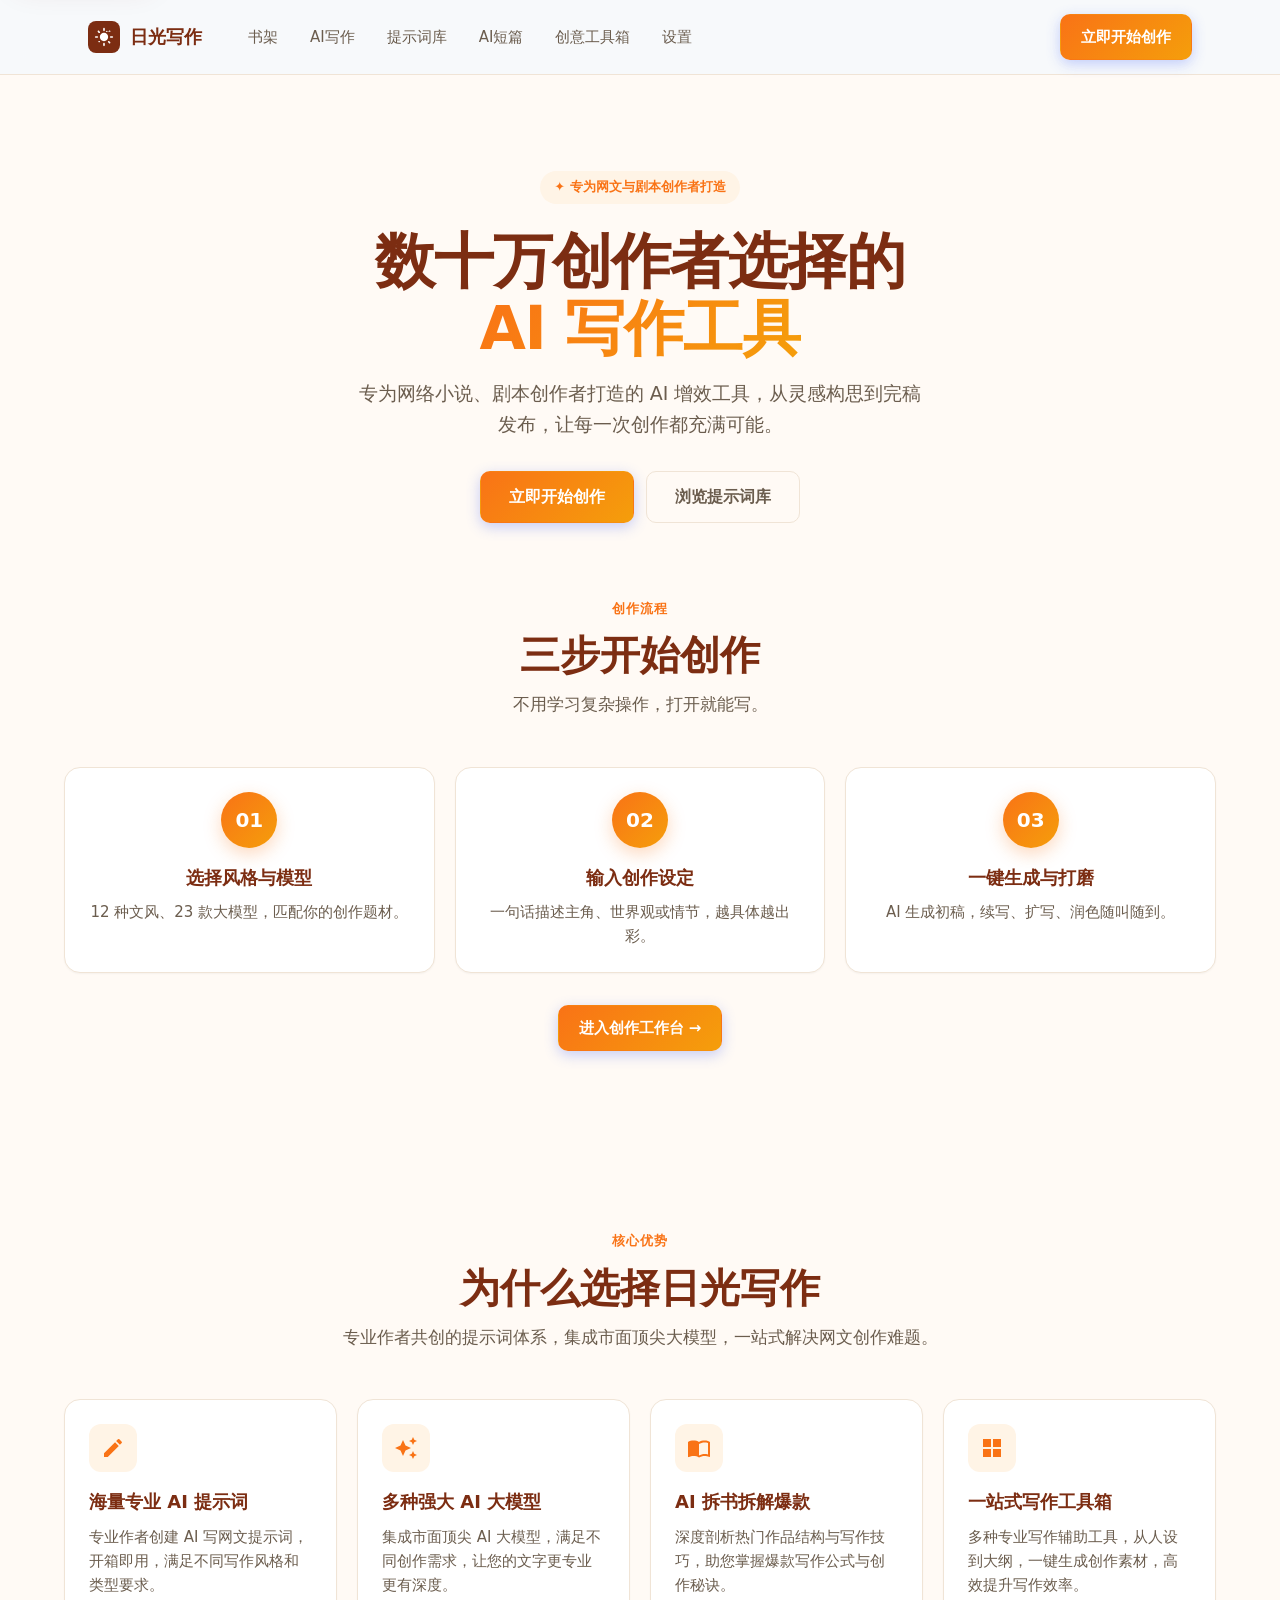
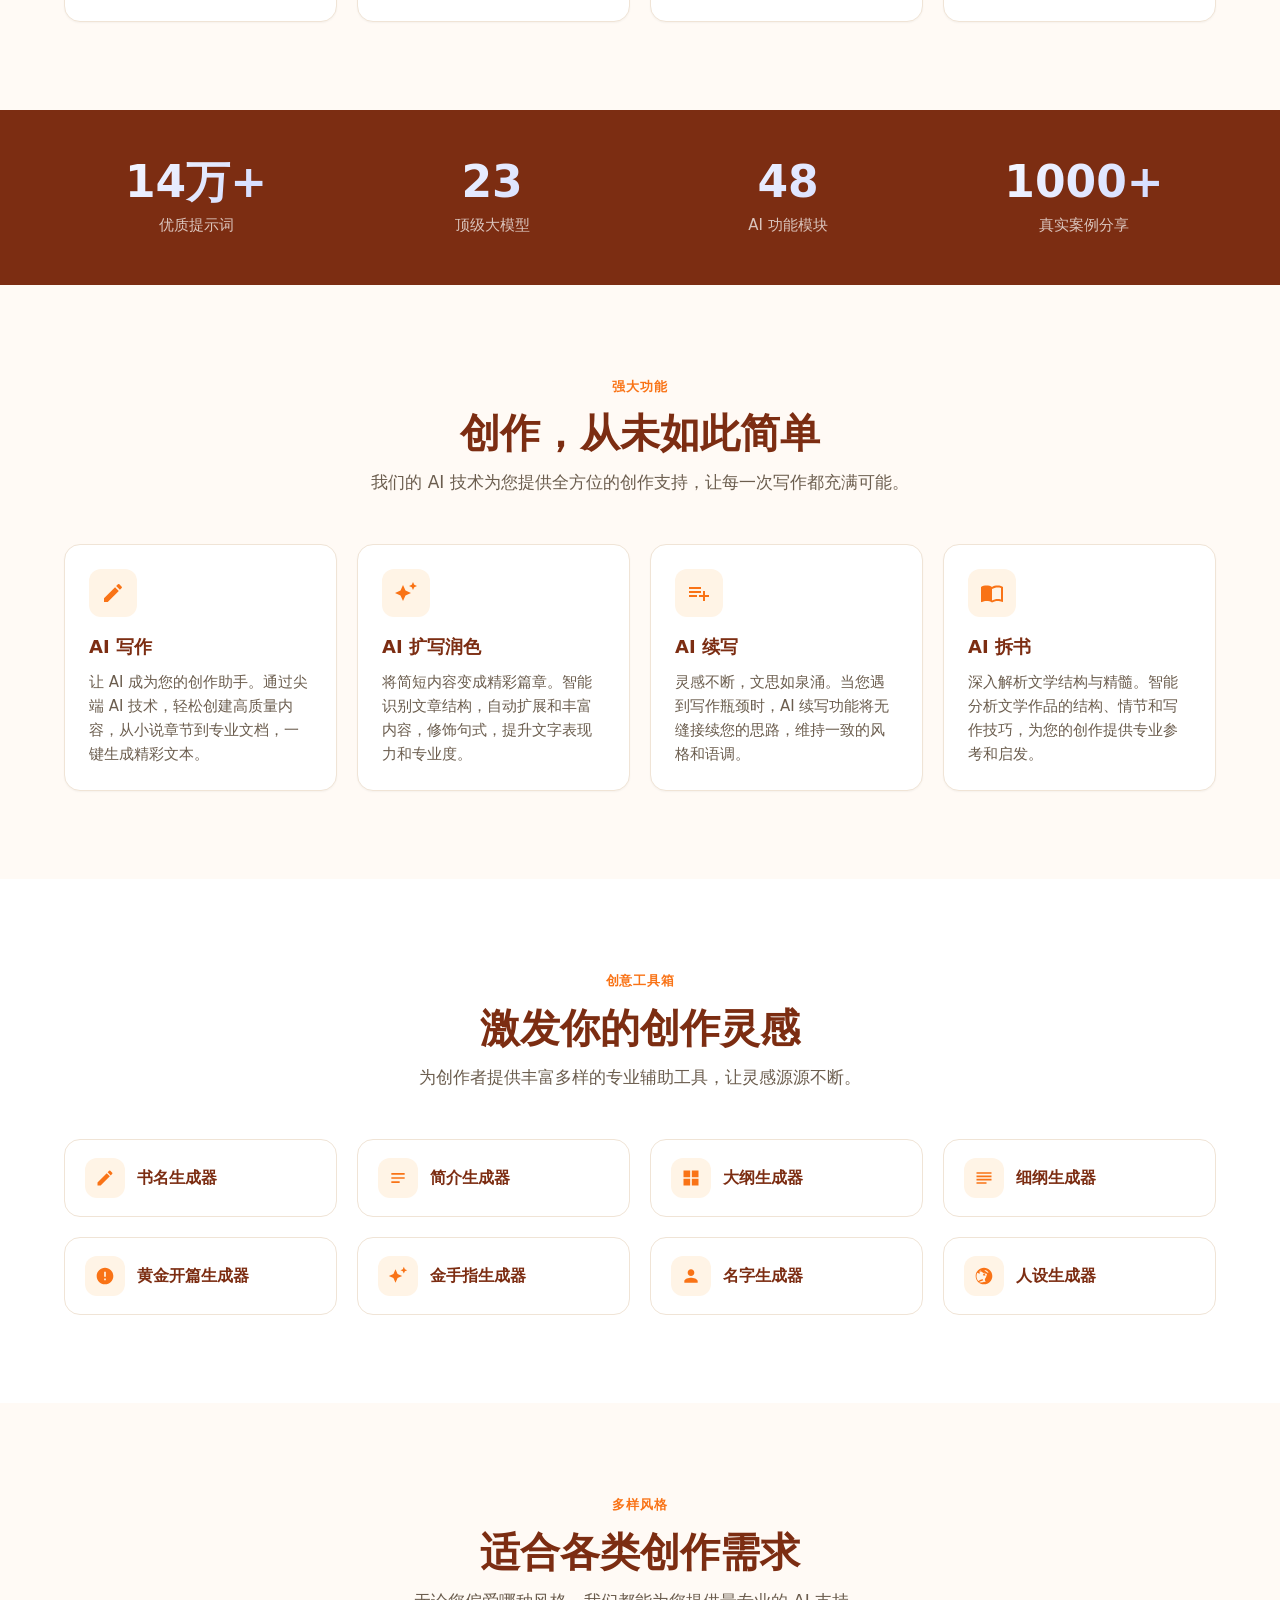
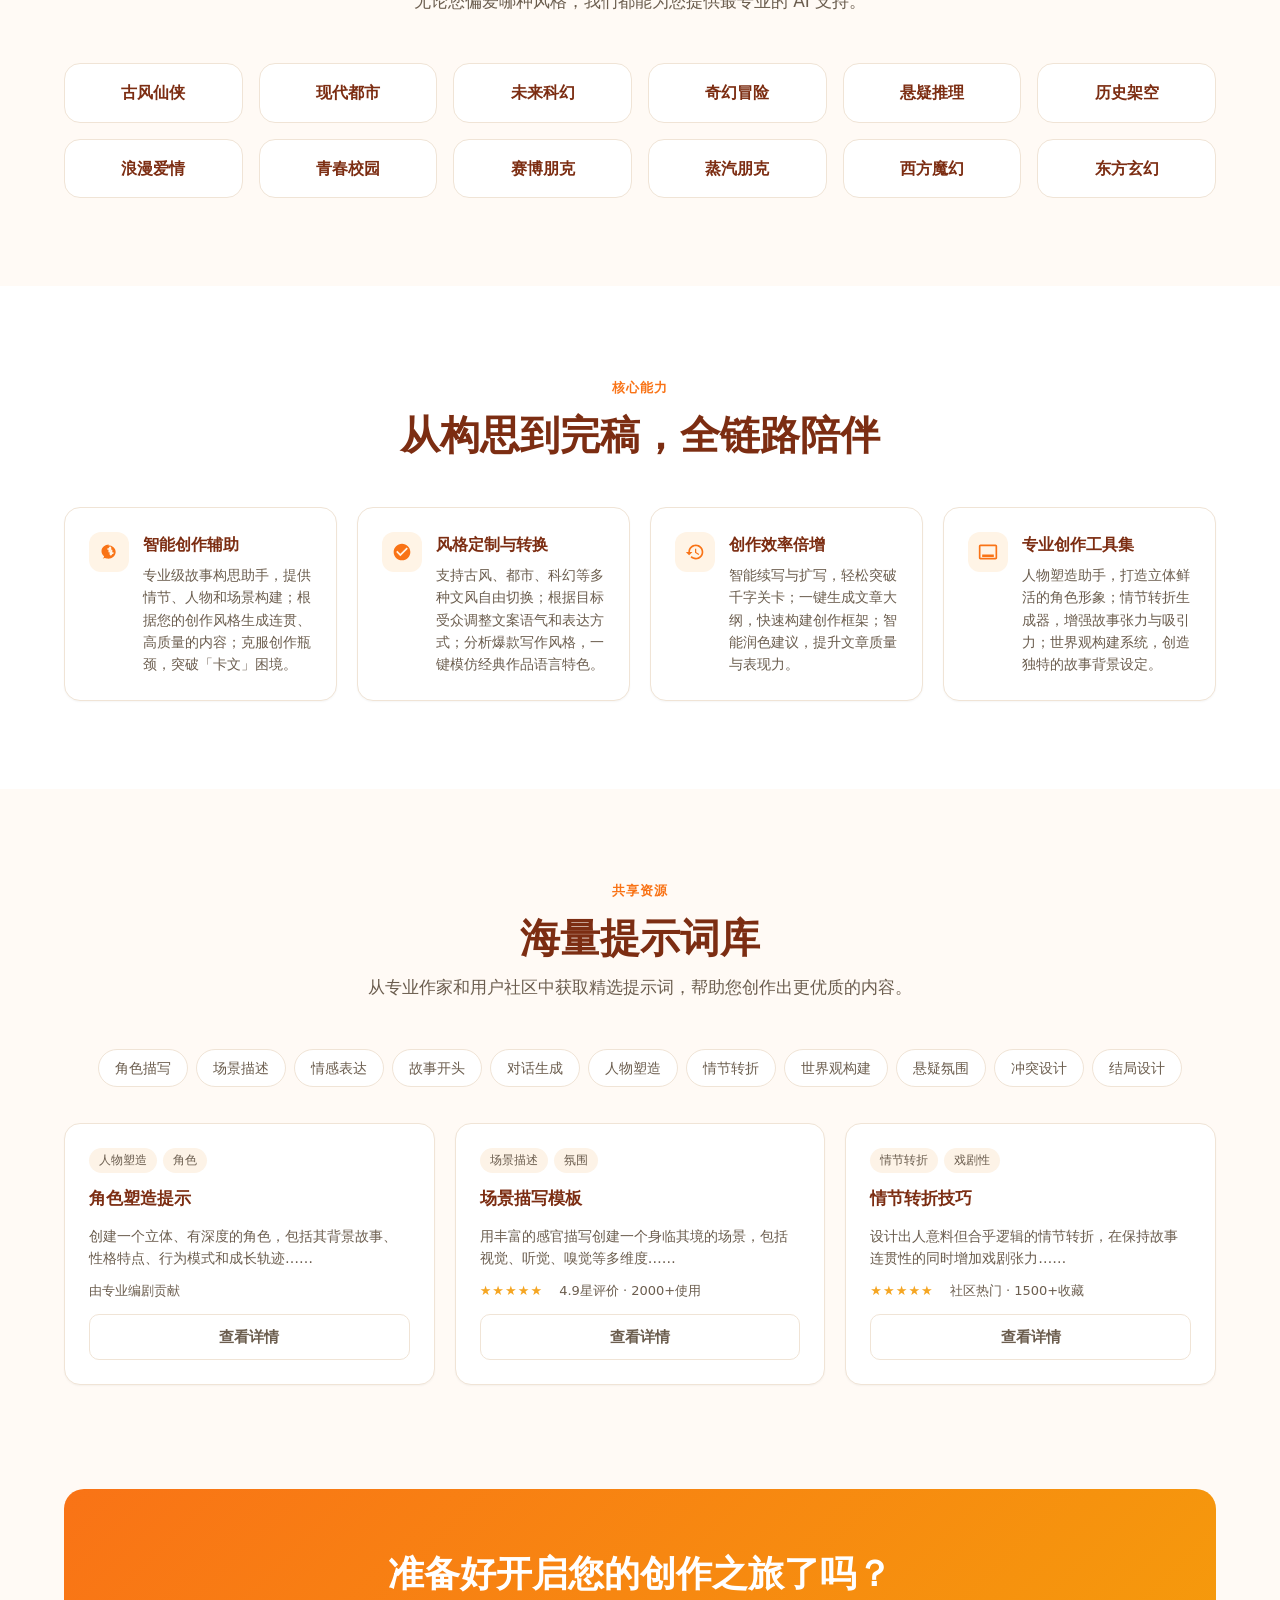
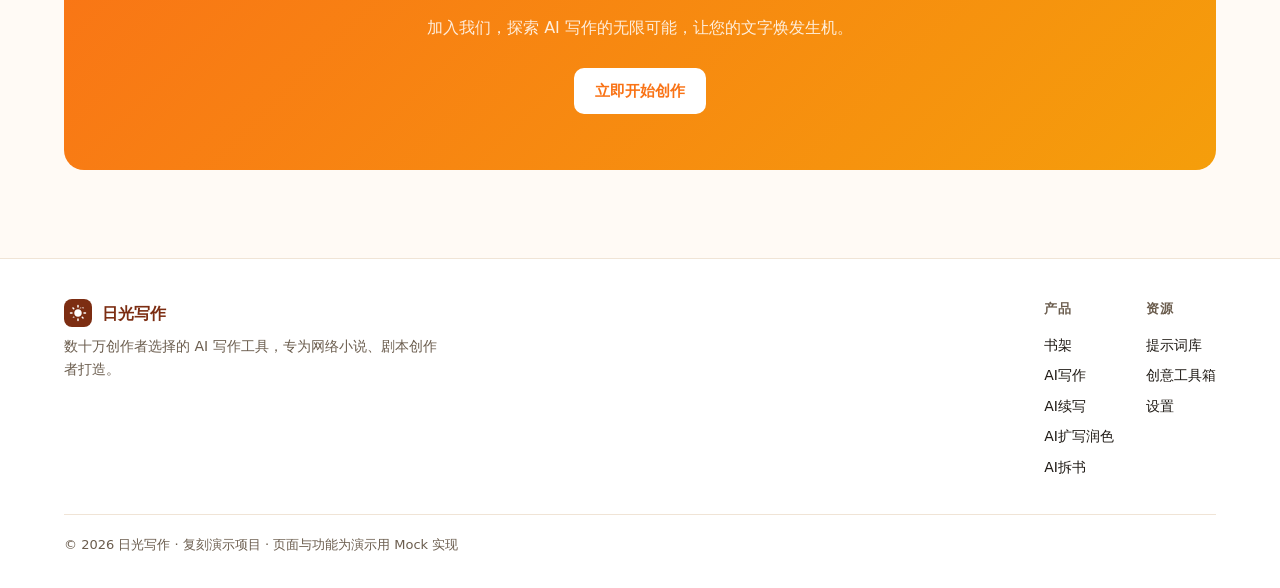
<file: index.html>
<!doctype html>
<html lang="zh-CN">
  <head>
    <meta charset="utf-8" />
    <meta name="viewport" content="width=device-width, initial-scale=1" />
    <meta name="description" content="日光写作 —— 数十万创作者选择的 AI 写作工具，专为网络小说、剧本创作者打造的 AI 增效工具。" />
    <title>日光写作 | 数十万创作者选择的 AI 写作工具</title>
    <link rel="stylesheet" href="./theme.css" />
    <style>
      /* 落地页局部样式 */
      .cap-grid { display: grid; grid-template-columns: repeat(auto-fit, minmax(260px, 1fr)); gap: 1.25rem; }
      .tool-chip {
        display: flex; align-items: center; gap: 0.75rem;
        background: var(--color-surface); border: 1px solid var(--color-border);
        border-radius: var(--radius-lg); padding: 1.125rem 1.25rem;
        font-weight: 600; color: var(--color-primary-deep);
        transition: transform .15s ease, border-color .15s ease, box-shadow .15s ease;
      }
      .tool-chip:hover { border-color: var(--color-primary); box-shadow: var(--shadow-pop); transform: translateY(-2px); }
      .tool-chip .feature-icon { width: 2.5rem; height: 2.5rem; margin-bottom: 0; flex: none; }
      .step-num {
        display: inline-flex; align-items: center; justify-content: center;
        width: 3.5rem; height: 3.5rem; border-radius: 50%;
        background: var(--gradient-primary); color: #fff;
        font-weight: 800; font-size: 1.25rem; margin-bottom: 1rem;
        box-shadow: 0 6px 18px rgba(249, 115, 22, 0.28);
      }
      .section-alt { background: var(--color-surface); }
      .alt-row { display: grid; grid-template-columns: repeat(auto-fit, minmax(240px, 1fr)); gap: 1.25rem; }
      .alt-item { display: flex; gap: 0.875rem; }
      .alt-item .feature-icon { width: 2.5rem; height: 2.5rem; margin-bottom: 0; flex: none; }
      .alt-item h3 { margin: 0 0 .375rem; font-size: 1rem; color: var(--color-primary-deep); }
      .alt-item p { margin: 0; color: var(--color-muted-text); font-size: .875rem; }
      @media (max-width: 640px) { .hero { padding: 4rem 1rem 3rem; } .section { padding: 3.5rem 1rem; } }
    </style>
  </head>
  <body data-page-id="home" data-entry="true">
    <a class="skip-link" href="#main-content">跳转到主要内容</a>
    <header class="site-header">
      <div class="header-inner">
        <a class="brand" href="index.html" aria-label="日光写作首页">
          <span class="brand-mark" aria-hidden="true">
            <svg width="20" height="20" viewBox="0 0 24 24" fill="currentColor"><path d="M12 7c-2.76 0-5 2.24-5 5s2.24 5 5 5 5-2.24 5-5-2.24-5-5-5zM2 13h2c.55 0 1-.45 1-1s-.45-1-1-1H2c-.55 0-1 .45-1 1s.45 1 1 1zm18 0h2c.55 0 1-.45 1-1s-.45-1-1-1h-2c-.55 0-1 .45-1 1s.45 1 1 1zM11 2v2c0 .55.45 1 1 1s1-.45 1-1V2c0-.55-.45-1-1-1s-1 .45-1 1zm0 18v2c0 .55.45 1 1 1s1-.45 1-1v-2c0-.55-.45-1-1-1s-1 .45-1 1zM5.99 4.58c-.39-.39-1.03-.39-1.41 0-.39.39-.39 1.03 0 1.41l1.06 1.06c.39.39 1.03.39 1.41 0s.39-1.03 0-1.41L5.99 4.58zm12.37 12.37c-.39-.39-1.03-.39-1.41 0-.39.39-.39 1.03 0 1.41l1.06 1.06c.39.39 1.03.39 1.41 0 .39-.39.39-1.03 0-1.41l-1.06-1.06zm1.06-10.96c.39-.39.39-1.03 0-1.41-.39-.39-1.03-.39-1.41 0l-1.06 1.06c-.39-.39-1.03-.39-1.41 0s-1.03.39-1.41 0l1.06-1.06zM7.05 18.36c.39-.39.39-1.03 0-1.41-.39-.39-1.03-.39-1.41 0l-1.06 1.06c-.39.39-1.03 0 1.41s1.03.39 1.41 0l1.06-1.06z"/></svg>
          </span>
          日光写作
        </a>
        <nav class="main-nav" aria-label="主导航">
          <a href="bookshelf.html">书架</a>
          <a href="write.html">AI写作</a>
          <a href="prompts.html">提示词库</a>
          <a href="ai-short.html">AI短篇</a>
          <a href="tools.html">创意工具箱</a>
          <a href="settings.html">设置</a>
        </nav>
        <div class="header-actions">
          <button class="menu-toggle" type="button" aria-expanded="false" aria-controls="mobile-nav">菜单</button>
          <a class="btn btn-primary" href="write.html">立即开始创作</a>
        </div>
      </div>
      <nav class="mobile-nav" id="mobile-nav" aria-label="移动端导航">
        <a href="bookshelf.html">书架</a>
        <a href="write.html">AI写作</a>
        <a href="prompts.html">提示词库</a>
        <a href="ai-short.html">AI短篇</a>
        <a href="tools.html">创意工具箱</a>
        <a href="settings.html">设置</a>
        <a class="btn btn-primary btn-block" href="write.html">立即开始创作</a>
      </nav>
    </header>
    <main id="main-content" tabindex="-1">
      <script>
        (function () {
          var toggle = document.querySelector('.menu-toggle');
          var nav = document.getElementById('mobile-nav');
          if (toggle && nav) {
            toggle.addEventListener('click', function () {
              var open = nav.style.display === 'flex';
              nav.style.display = open ? 'none' : 'flex';
              toggle.setAttribute('aria-expanded', String(!open));
            });
          }
        })();
      </script>

      <!-- Hero -->
      <section class="hero" data-anchor-id="home.hero">
        <div class="hero-inner">
          <span class="hero-badge">✦ 专为网文与剧本创作者打造</span>
          <h1>数十万创作者选择的<br /><span class="gradient-text">AI 写作工具</span></h1>
          <p class="hero-sub">专为网络小说、剧本创作者打造的 AI 增效工具，从灵感构思到完稿发布，让每一次创作都充满可能。</p>
          <div class="hero-actions">
            <a class="btn btn-primary" href="write.html">立即开始创作</a>
            <a class="btn btn-ghost" href="prompts.html">浏览提示词库</a>
          </div>
        </div>
      </section>

      <!-- 三步开始创作 -->
      <section class="section" style="padding-top:0;" data-anchor-id="home.steps">
        <div class="section-inner">
          <div class="section-head">
            <span class="section-eyebrow">创作流程</span>
            <h2 class="section-title">三步开始创作</h2>
            <p class="section-sub">不用学习复杂操作，打开就能写。</p>
          </div>
          <div class="feature-grid" style="grid-template-columns:repeat(auto-fit,minmax(220px,1fr));">
            <div class="card" style="text-align:center;">
              <div class="step-num">01</div>
              <h3>选择风格与模型</h3>
              <p>12 种文风、23 款大模型，匹配你的创作题材。</p>
            </div>
            <div class="card" style="text-align:center;">
              <div class="step-num">02</div>
              <h3>输入创作设定</h3>
              <p>一句话描述主角、世界观或情节，越具体越出彩。</p>
            </div>
            <div class="card" style="text-align:center;">
              <div class="step-num">03</div>
              <h3>一键生成与打磨</h3>
              <p>AI 生成初稿，续写、扩写、润色随叫随到。</p>
            </div>
          </div>
          <div style="text-align:center;margin-top:2rem;">
            <a class="btn btn-primary" href="write.html">进入创作工作台 →</a>
          </div>
        </div>
      </section>

      <!-- 核心卖点 -->
      <section class="section" data-anchor-id="home.features">
        <div class="section-inner">
          <div class="section-head">
            <span class="section-eyebrow">核心优势</span>
            <h2 class="section-title">为什么选择日光写作</h2>
            <p class="section-sub">专业作者共创的提示词体系，集成市面顶尖大模型，一站式解决网文创作难题。</p>
          </div>
          <div class="feature-grid">
            <article class="card">
              <span class="feature-icon" aria-hidden="true">
                <svg width="24" height="24" viewBox="0 0 24 24" fill="currentColor"><path d="M3 17.25V21h3.75L17.81 9.94l-3.75-3.75L3 17.25zM20.71 7.04c.39-.39.39-1.02 0-1.41l-2.34-2.34a.9959.9959 0 0 0-1.41 0l-1.83 1.83 3.75 3.75 1.83-1.83z"/></svg>
              </span>
              <h3>海量专业 AI 提示词</h3>
              <p>专业作者创建 AI 写网文提示词，开箱即用，满足不同写作风格和类型要求。</p>
            </article>
            <article class="card">
              <span class="feature-icon" aria-hidden="true">
                <svg width="24" height="24" viewBox="0 0 24 24" fill="currentColor"><path d="M19 9l1.25-2.75L23 5l-2.75-1.25L19 1l-1.25 2.75L15 5l2.75 1.25L19 9zm-7.5.5L9 4 6.5 9.5 1 12l5.5 2.5L9 20l2.5-5.5L17 12l-5.5-2.5zM19 15l-1.25 2.75L15 19l2.75 1.25L19 23l1.25-2.75L23 19l-2.75-1.25L19 15z"/></svg>
              </span>
              <h3>多种强大 AI 大模型</h3>
              <p>集成市面顶尖 AI 大模型，满足不同创作需求，让您的文字更专业更有深度。</p>
            </article>
            <article class="card">
              <span class="feature-icon" aria-hidden="true">
                <svg width="24" height="24" viewBox="0 0 24 24" fill="currentColor"><path d="M21 5c-1.11-.35-2.33-.5-3.5-.5-1.95 0-4.05.4-5.5 1.5-1.45-1.1-3.55-1.5-5.5-1.5S2.45 4.9 1 6v14.65c0 .25.25.5.5.5.1 0 .15-.05.25-.05C3.1 20.45 5.05 20 6.5 20c1.95 0 4.05.4 5.5 1.5 1.35-.85 3.8-1.5 5.5-1.5 1.65 0 3.35.3 4.75 1.05.1.05.15.05.25.05.25 0 .5-.25.5-.5V6c-.6-.45-1.25-.75-2-1zm0 13.5c-1.1-.35-2.3-.5-3.5-.5-1.7 0-4.15.65-5.5 1.5V8c1.35-.85 3.8-1.5 5.5-1.5 1.2 0 2.4.15 3.5.5v11.5z"/></svg>
              </span>
              <h3>AI 拆书拆解爆款</h3>
              <p>深度剖析热门作品结构与写作技巧，助您掌握爆款写作公式与创作秘诀。</p>
            </article>
            <article class="card">
              <span class="feature-icon" aria-hidden="true">
                <svg width="24" height="24" viewBox="0 0 24 24" fill="currentColor"><path d="M3 3h8v8H3V3zm10 0h8v8h-8V3zM3 13h8v8H3v-8zm10 0h8v8h-8v-8z"/></svg>
              </span>
              <h3>一站式写作工具箱</h3>
              <p>多种专业写作辅助工具，从人设到大纲，一键生成创作素材，高效提升写作效率。</p>
            </article>
          </div>
        </div>
      </section>

      <!-- 数据统计 -->
      <section class="stats-band" data-anchor-id="home.stats" aria-label="平台数据">
        <div class="stats-inner">
          <div>
            <div class="stat-number">14万+</div>
            <div class="stat-label">优质提示词</div>
          </div>
          <div>
            <div class="stat-number">23</div>
            <div class="stat-label">顶级大模型</div>
          </div>
          <div>
            <div class="stat-number">48</div>
            <div class="stat-label">AI 功能模块</div>
          </div>
          <div>
            <div class="stat-number">1000+</div>
            <div class="stat-label">真实案例分享</div>
          </div>
        </div>
      </section>

      <!-- 强大功能 -->
      <section class="section" data-anchor-id="home.functions">
        <div class="section-inner">
          <div class="section-head">
            <span class="section-eyebrow">强大功能</span>
            <h2 class="section-title">创作，从未如此简单</h2>
            <p class="section-sub">我们的 AI 技术为您提供全方位的创作支持，让每一次写作都充满可能。</p>
          </div>
          <div class="feature-grid">
            <article class="card">
              <span class="feature-icon" aria-hidden="true">
                <svg width="24" height="24" viewBox="0 0 24 24" fill="currentColor"><path d="M3 17.25V21h3.75L17.81 9.94l-3.75-3.75L3 17.25zM20.71 7.04c.39-.39.39-1.02 0-1.41l-2.34-2.34a.9959.9959 0 0 0-1.41 0l-1.83 1.83 3.75 3.75 1.83-1.83z"/></svg>
              </span>
              <h3>AI 写作</h3>
              <p>让 AI 成为您的创作助手。通过尖端 AI 技术，轻松创建高质量内容，从小说章节到专业文档，一键生成精彩文本。</p>
            </article>
            <article class="card">
              <span class="feature-icon" aria-hidden="true">
                <svg width="24" height="24" viewBox="0 0 24 24" fill="currentColor"><path d="M19 9l1.25-2.75L23 5l-2.75-1.25L19 1l-1.25 2.75L15 5l2.75 1.25L19 9zm-7.5.5L9 4 6.5 9.5 1 12l5.5 2.5L9 20l2.5-5.5L17 12l-5.5-2.5z"/></svg>
              </span>
              <h3>AI 扩写润色</h3>
              <p>将简短内容变成精彩篇章。智能识别文章结构，自动扩展和丰富内容，修饰句式，提升文字表现力和专业度。</p>
            </article>
            <article class="card">
              <span class="feature-icon" aria-hidden="true">
                <svg width="24" height="24" viewBox="0 0 24 24" fill="currentColor"><path d="M14 10H2v2h12v-2zm0-4H2v2h12V6zm4 8v-4h-2v4h-4v2h4v4h2v-4h4v-2h-4zM2 16h8v-2H2v2z"/></svg>
              </span>
              <h3>AI 续写</h3>
              <p>灵感不断，文思如泉涌。当您遇到写作瓶颈时，AI 续写功能将无缝接续您的思路，维持一致的风格和语调。</p>
            </article>
            <article class="card">
              <span class="feature-icon" aria-hidden="true">
                <svg width="24" height="24" viewBox="0 0 24 24" fill="currentColor"><path d="M21 5c-1.11-.35-2.33-.5-3.5-.5-1.95 0-4.05.4-5.5 1.5-1.45-1.1-3.55-1.5-5.5-1.5S2.45 4.9 1 6v14.65c0 .25.25.5.5.5.1 0 .15-.05.25-.05C3.1 20.45 5.05 20 6.5 20c1.95 0 4.05.4 5.5 1.5 1.35-.85 3.8-1.5 5.5-1.5 1.65 0 3.35.3 4.75 1.05.1.05.15.05.25.05.25 0 .5-.25.5-.5V6c-.6-.45-1.25-.75-2-1zm0 13.5c-1.1-.35-2.3-.5-3.5-.5-1.7 0-4.15.65-5.5 1.5V8c1.35-.85 3.8-1.5 5.5-1.5 1.2 0 2.4.15 3.5.5v11.5z"/></svg>
              </span>
              <h3>AI 拆书</h3>
              <p>深入解析文学结构与精髓。智能分析文学作品的结构、情节和写作技巧，为您的创作提供专业参考和启发。</p>
            </article>
          </div>
        </div>
      </section>

      <!-- 创意工具箱 -->
      <section class="section section-alt" data-anchor-id="home.tools">
        <div class="section-inner">
          <div class="section-head">
            <span class="section-eyebrow">创意工具箱</span>
            <h2 class="section-title">激发你的创作灵感</h2>
            <p class="section-sub">为创作者提供丰富多样的专业辅助工具，让灵感源源不断。</p>
          </div>
          <div class="feature-grid" style="grid-template-columns: repeat(auto-fit, minmax(220px, 1fr));">
            <a class="tool-chip" href="tools.html">
              <span class="feature-icon" aria-hidden="true"><svg width="20" height="20" viewBox="0 0 24 24" fill="currentColor"><path d="M3 17.25V21h3.75L17.81 9.94l-3.75-3.75L3 17.25zM20.71 7.04c.39-.39.39-1.02 0-1.41l-2.34-2.34a.9959.9959 0 0 0-1.41 0l-1.83 1.83 3.75 3.75 1.83-1.83z"/></svg></span>
              书名生成器
            </a>
            <a class="tool-chip" href="tools.html">
              <span class="feature-icon" aria-hidden="true"><svg width="20" height="20" viewBox="0 0 24 24" fill="currentColor"><path d="M4 6h16v2H4V6zm0 5h16v2H4v-2zm0 5h10v2H4v-2z"/></svg></span>
              简介生成器
            </a>
            <a class="tool-chip" href="tools.html">
              <span class="feature-icon" aria-hidden="true"><svg width="20" height="20" viewBox="0 0 24 24" fill="currentColor"><path d="M3 3h8v8H3V3zm10 0h8v8h-8V3zM3 13h8v8H3v-8zm10 0h8v8h-8v-8z"/></svg></span>
              大纲生成器
            </a>
            <a class="tool-chip" href="tools.html">
              <span class="feature-icon" aria-hidden="true"><svg width="20" height="20" viewBox="0 0 24 24" fill="currentColor"><path d="M3 5h18v2H3V5zm0 4h18v2H3V9zm0 4h18v2H3v-2zm0 4h12v2H3v-2z"/></svg></span>
              细纲生成器
            </a>
            <a class="tool-chip" href="tools.html">
              <span class="feature-icon" aria-hidden="true"><svg width="20" height="20" viewBox="0 0 24 24" fill="currentColor"><path d="M12 2C6.48 2 2 6.48 2 12s4.48 10 10 10 10-4.48 10-10S17.52 2 12 2zm1 15h-2v-2h2v2zm0-4h-2V7h2v6z"/></svg></span>
              黄金开篇生成器
            </a>
            <a class="tool-chip" href="tools.html">
              <span class="feature-icon" aria-hidden="true"><svg width="20" height="20" viewBox="0 0 24 24" fill="currentColor"><path d="M19 9l1.25-2.75L23 5l-2.75-1.25L19 1l-1.25 2.75L15 5l2.75 1.25L19 9zm-7.5.5L9 4 6.5 9.5 1 12l5.5 2.5L9 20l2.5-5.5L17 12l-5.5-2.5z"/></svg></span>
              金手指生成器
            </a>
            <a class="tool-chip" href="tools.html">
              <span class="feature-icon" aria-hidden="true"><svg width="20" height="20" viewBox="0 0 24 24" fill="currentColor"><path d="M12 12c2.21 0 4-1.79 4-4s-1.79-4-4-4-4 1.79-4 4 1.79 4 4 4zm0 2c-2.67 0-8 1.34-8 4v2h16v-2c0-2.66-5.33-4-8-4z"/></svg></span>
              名字生成器
            </a>
            <a class="tool-chip" href="tools.html">
              <span class="feature-icon" aria-hidden="true"><svg width="20" height="20" viewBox="0 0 24 24" fill="currentColor"><path d="M12 2C6.48 2 2 6.48 2 12s4.48 10 10 10 10-4.48 10-10S17.52 2 12 2zm4.64 6.8c-1.19-2.06-3.37-2.54-4.2-3.8.72.02 2.09.12 3.38.88.92.55 1.3 1.55 1.56 2.52-.34-.3-1.02-.42-1.64-.9l.9 1.3zM8.15 5.1c.28.63.42 1.4.58 2.14-.4-.12-1.02-.3-1.42-.54.33-.74.58-1.28.84-1.6zm6.9 4.18c.33.56.58 1.2.74 1.9-.63.15-1.35.22-2.1.2-.2-.85-.56-1.6-1.07-2.24.88-.04 1.68-.1 2.43.14zm-2.94.1c.55.63.94 1.42 1.14 2.3-.87-.05-1.8-.2-2.6-.6.2-.65.43-1.27.78-1.78.3.02.57.05.68.08zM13 18.94c-1.6.42-3.22.72-4.9.72-.77 0-1.5-.06-2.2-.16 1.66-1.2 3.42-1.6 5.1-2.06.78 1.6 1.87 2.54 2 1.5zM11 15.5c-2.13.5-4.2 1.2-5.87 2.42-1.32-1.5-2.13-3.45-2.13-5.58 0-1.46.32-2.85.9-4.1.74.62 1.86.9 3.1 1.06-.15-.78-.27-1.68-.22-2.4.03-.45.12-.85.27-1.2 1.72.5 3.2 1.58 4.2 3.06.32-.36.7-.68 1.12-.94-.2 1.28.1 2.64.6 3.75.65-.28 1.36-.45 2.1-.5-.12.98-.4 1.9-.86 2.76-.34.62-.75 1.16-1.2 1.62-.16 1.26.26 2.44.96 3.36-.65.17-1.35.27-2.1.3-.28-.9-.86-1.7-1.67-2.15z"/></svg></span>
              人设生成器
            </a>
          </div>
        </div>
      </section>

      <!-- 多样风格 -->
      <section class="section" data-anchor-id="home.styles">
        <div class="section-inner">
          <div class="section-head">
            <span class="section-eyebrow">多样风格</span>
            <h2 class="section-title">适合各类创作需求</h2>
            <p class="section-sub">无论您偏爱哪种风格，我们都能为您提供最专业的 AI 支持。</p>
          </div>
          <div class="style-grid">
            <span class="style-chip">古风仙侠</span>
            <span class="style-chip">现代都市</span>
            <span class="style-chip">未来科幻</span>
            <span class="style-chip">奇幻冒险</span>
            <span class="style-chip">悬疑推理</span>
            <span class="style-chip">历史架空</span>
            <span class="style-chip">浪漫爱情</span>
            <span class="style-chip">青春校园</span>
            <span class="style-chip">赛博朋克</span>
            <span class="style-chip">蒸汽朋克</span>
            <span class="style-chip">西方魔幻</span>
            <span class="style-chip">东方玄幻</span>
          </div>
        </div>
      </section>

      <!-- 核心能力 -->
      <section class="section section-alt" data-anchor-id="home.capabilities">
        <div class="section-inner">
          <div class="section-head">
            <span class="section-eyebrow">核心能力</span>
            <h2 class="section-title">从构思到完稿，全链路陪伴</h2>
          </div>
          <div class="alt-row">
            <div class="alt-item card">
              <span class="feature-icon" aria-hidden="true">
                <svg width="20" height="20" viewBox="0 0 24 24" fill="currentColor"><path d="M12 3C7.03 3 3 6.58 3 11c0 2.42 1.21 4.6 3.12 6.06-.13.89-.54 1.93-1.62 2.86 0 0 .92-.06 2.43-.68.74.31 1.56.51 2.44.62.53.07 1.08.1 1.63.1 4.97 0 9-3.58 9-8s-4.03-8-9-8zm-.55 4.38c.6-1.2 1.35-1.9 2.12-1.85.8.05 1.18 1.02 1.2 1.97.02 1.4-.73 3.12-2.02 4.7-.2.25-.5.38-.8.33-.3-.05-.54-.28-.6-.55-.1-.5.16-1.32.1-1.9-.06-.55-.28-.93-.65-1.08-.35-.14-.87-.02-1.3.28.3-1.02.65-1.9.95-1.9zm4.5 6.9c-.6 1.2-1.35 1.9-2.12 1.85-.8-.05-1.18-1.02-1.2-1.97-.02-1.4.73-3.12 2.02-4.7.2-.25.5-.38.8-.33.3.05.54.28.6.55.1.5-.16 1.32-.1 1.9.06.55.28.93.65 1.08.35.14.87.02 1.3-.28-.3 1.02-.65 1.9-.95 1.9z"/></svg>
              </span>
              <div>
                <h3>智能创作辅助</h3>
                <p>专业级故事构思助手，提供情节、人物和场景构建；根据您的创作风格生成连贯、高质量的内容；克服创作瓶颈，突破「卡文」困境。</p>
              </div>
            </div>
            <div class="alt-item card">
              <span class="feature-icon" aria-hidden="true">
                <svg width="20" height="20" viewBox="0 0 24 24" fill="currentColor"><path d="M12 2C6.48 2 2 6.48 2 12s4.48 10 10 10 10-4.48 10-10S17.52 2 12 2zm-2 15l-5-5 1.41-1.41L10 14.17l7.59-7.59L19 8l-9 9z"/></svg>
              </span>
              <div>
                <h3>风格定制与转换</h3>
                <p>支持古风、都市、科幻等多种文风自由切换；根据目标受众调整文案语气和表达方式；分析爆款写作风格，一键模仿经典作品语言特色。</p>
              </div>
            </div>
            <div class="alt-item card">
              <span class="feature-icon" aria-hidden="true">
                <svg width="20" height="20" viewBox="0 0 24 24" fill="currentColor"><path d="M13 3c-4.97 0-9 4.03-9 9H1l3.89 3.89.07.14L9 12H6c0-3.87 3.13-7 7-7s7 3.13 7 7-3.13 7-7 7c-1.93 0-3.68-.79-4.94-2.06l-1.42 1.42C8.27 19.99 10.51 21 13 21c4.97 0 9-4.03 9-9s-4.03-9-9-9zm-1 5v5l4.28 2.54.72-1.21-3.5-2.08V8H12z"/></svg>
              </span>
              <div>
                <h3>创作效率倍增</h3>
                <p>智能续写与扩写，轻松突破千字关卡；一键生成文章大纲，快速构建创作框架；智能润色建议，提升文章质量与表现力。</p>
              </div>
            </div>
            <div class="alt-item card">
              <span class="feature-icon" aria-hidden="true">
                <svg width="20" height="20" viewBox="0 0 24 24" fill="currentColor"><path d="M21 3H3c-1.1 0-2 .9-2 2v14c0 1.1.9 2 2 2h18c1.1 0 2-.9 2-2V5c0-1.1-.9-2-2-2zm0 16H3V5h18v14zM5 15h14v3H5v-3z"/></svg>
              </span>
              <div>
                <h3>专业创作工具集</h3>
                <p>人物塑造助手，打造立体鲜活的角色形象；情节转折生成器，增强故事张力与吸引力；世界观构建系统，创造独特的故事背景设定。</p>
              </div>
            </div>
          </div>
        </div>
      </section>

      <!-- 共享资源 · 提示词库 -->
      <section class="section" data-anchor-id="home.prompts">
        <div class="section-inner">
          <div class="section-head">
            <span class="section-eyebrow">共享资源</span>
            <h2 class="section-title">海量提示词库</h2>
            <p class="section-sub">从专业作家和用户社区中获取精选提示词，帮助您创作出更优质的内容。</p>
          </div>
          <div class="chip-row" aria-label="提示词分类">
            <span class="chip">角色描写</span>
            <span class="chip">场景描述</span>
            <span class="chip">情感表达</span>
            <span class="chip">故事开头</span>
            <span class="chip">对话生成</span>
            <span class="chip">人物塑造</span>
            <span class="chip">情节转折</span>
            <span class="chip">世界观构建</span>
            <span class="chip">悬疑氛围</span>
            <span class="chip">冲突设计</span>
            <span class="chip">结局设计</span>
          </div>
          <div class="prompt-grid">
            <article class="prompt-card">
              <div class="tag-row"><span class="tag">人物塑造</span><span class="tag">角色</span></div>
              <h3>角色塑造提示</h3>
              <p class="prompt-desc">创建一个立体、有深度的角色，包括其背景故事、性格特点、行为模式和成长轨迹……</p>
              <div class="prompt-meta"><span>由专业编剧贡献</span></div>
              <a class="btn btn-ghost" href="prompts.html">查看详情</a>
            </article>
            <article class="prompt-card">
              <div class="tag-row"><span class="tag">场景描述</span><span class="tag">氛围</span></div>
              <h3>场景描写模板</h3>
              <p class="prompt-desc">用丰富的感官描写创建一个身临其境的场景，包括视觉、听觉、嗅觉等多维度……</p>
              <div class="prompt-meta"><span class="stars">★★★★★</span><span>4.9星评价 · 2000+使用</span></div>
              <a class="btn btn-ghost" href="prompts.html">查看详情</a>
            </article>
            <article class="prompt-card">
              <div class="tag-row"><span class="tag">情节转折</span><span class="tag">戏剧性</span></div>
              <h3>情节转折技巧</h3>
              <p class="prompt-desc">设计出人意料但合乎逻辑的情节转折，在保持故事连贯性的同时增加戏剧张力……</p>
              <div class="prompt-meta"><span class="stars">★★★★★</span><span>社区热门 · 1500+收藏</span></div>
              <a class="btn btn-ghost" href="prompts.html">查看详情</a>
            </article>
          </div>
        </div>
      </section>

      <!-- CTA -->
      <section class="section" data-anchor-id="home.cta" style="padding-top: 1rem;">
        <div class="section-inner">
          <div class="cta-band">
            <h2>准备好开启您的创作之旅了吗？</h2>
            <p>加入我们，探索 AI 写作的无限可能，让您的文字焕发生机。</p>
            <a class="btn btn-light" href="write.html">立即开始创作</a>
          </div>
        </div>
      </section>
    </main>

    <footer class="site-footer">
      <div class="footer-inner">
        <div>
          <div class="footer-brand">
            <span class="brand-mark" aria-hidden="true">
              <svg width="18" height="18" viewBox="0 0 24 24" fill="currentColor"><path d="M12 7c-2.76 0-5 2.24-5 5s2.24 5 5 5 5-2.24 5-5-2.24-5-5-5zM2 13h2c.55 0 1-.45 1-1s-.45-1-1-1H2c-.55 0-1 .45-1 1s.45 1 1 1zm18 0h2c.55 0 1-.45 1-1s-.45-1-1-1h-2c-.55 0-1 .45-1 1s.45 1 1 1zM11 2v2c0 .55.45 1 1 1s1-.45 1-1V2c0-.55-.45-1-1-1s-1 .45-1 1zm0 18v2c0 .55.45 1 1 1s1-.45 1-1v-2c0-.55-.45-1-1-1s-1 .45-1 1zM5.99 4.58c-.39-.39-1.03-.39-1.41 0-.39.39-.39 1.03 0 1.41l1.06 1.06c.39.39 1.03.39 1.41 0s.39-1.03 0-1.41L5.99 4.58zm12.37 12.37c-.39-.39-1.03-.39-1.41 0-.39.39-.39 1.03 0 1.41l1.06 1.06c.39.39 1.03.39 1.41 0 .39-.39.39-1.03 0-1.41l-1.06-1.06zm1.06-10.96c.39-.39.39-1.03 0-1.41-.39-.39-1.03-.39-1.41 0l-1.06 1.06c-.39-.39-1.03-.39-1.41 0s-1.03.39-1.41 0l1.06-1.06zM7.05 18.36c.39-.39.39-1.03 0-1.41-.39-.39-1.03-.39-1.41 0l-1.06 1.06c-.39.39-1.03 0 1.41s1.03.39 1.41 0l1.06-1.06z"/></svg>
            </span>
            日光写作
          </div>
          <p class="footer-desc">数十万创作者选择的 AI 写作工具，专为网络小说、剧本创作者打造。</p>
        </div>
        <nav class="footer-nav" aria-label="页脚导航">
          <div>
            <h3>产品</h3>
            <a href="bookshelf.html">书架</a>
            <a href="write.html">AI写作</a>
            <a href="write.html">AI续写</a>
            <a href="write.html">AI扩写润色</a>
            <a href="write.html">AI拆书</a>
          </div>
          <div>
            <h3>资源</h3>
            <a href="prompts.html">提示词库</a>
            <a href="tools.html">创意工具箱</a>
          <a href="settings.html">设置</a>
          </div>
        </nav>
      </div>
      <div class="footer-bottom">© 2026 日光写作 · 复刻演示项目 · 页面与功能为演示用 Mock 实现</div>
    </footer>
  </body>
</html>
</file>
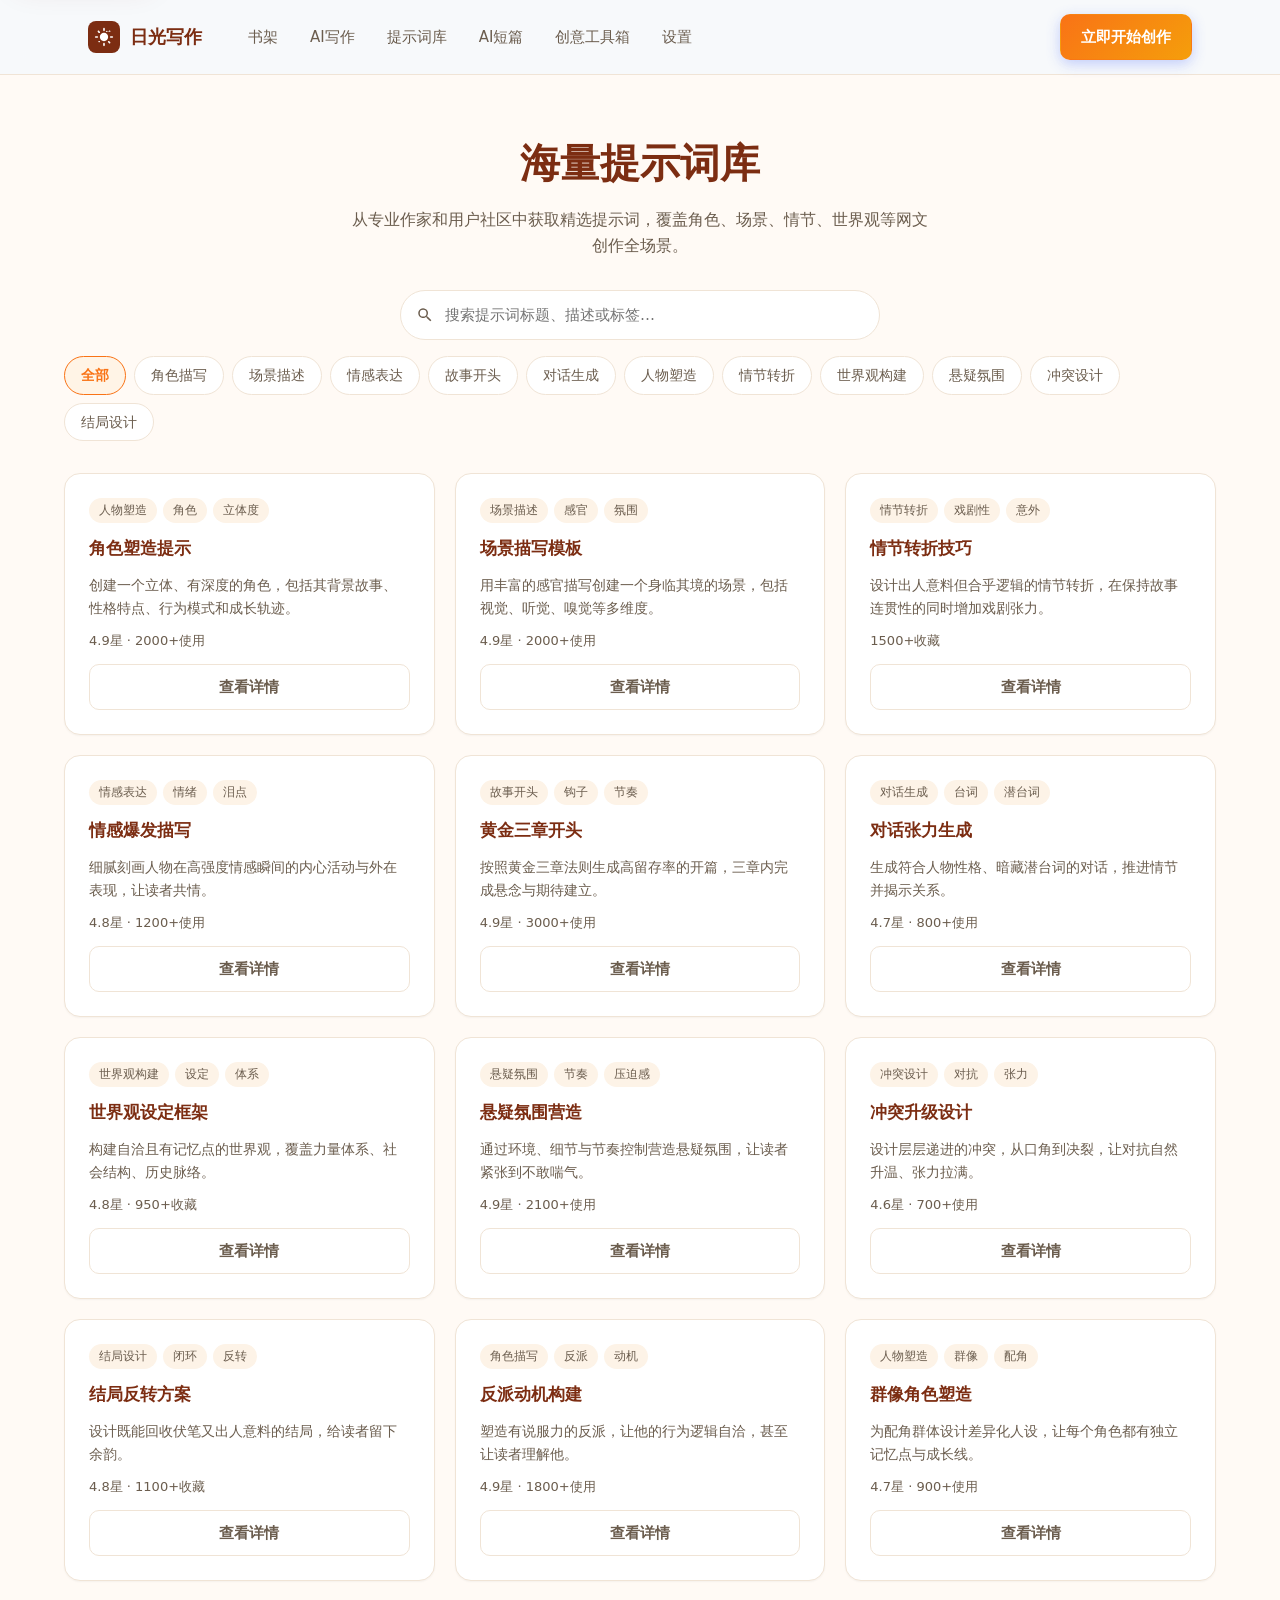
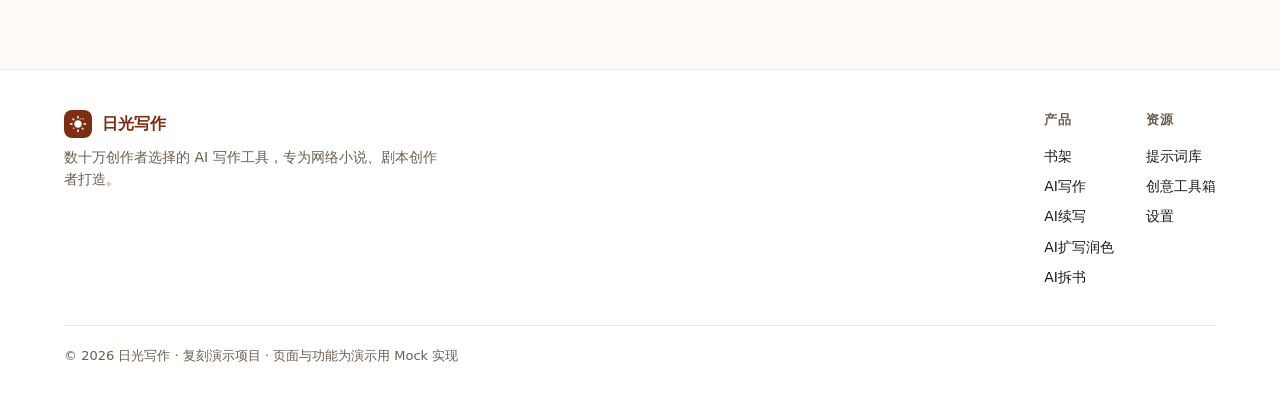
<file: prompts.html>
<!doctype html>
<html lang="zh-CN">
  <head>
    <meta charset="utf-8" />
    <meta name="viewport" content="width=device-width, initial-scale=1" />
    <meta name="description" content="日光写作海量提示词库 —— 角色描写、场景描述、情感表达等专业 AI 写网文提示词。" />
    <title>提示词库 | 日光写作</title>
    <link rel="stylesheet" href="./theme.css" />
    <style>
      .prompt-hero { text-align: center; padding: 3.5rem 1.5rem 2rem; }
      .prompt-hero h1 { font-size: clamp(1.75rem, 3.4vw, 2.5rem); color: var(--color-primary-deep); margin: 0 0 .75rem; font-weight: 800; }
      .prompt-hero p { color: var(--color-muted-text); margin: 0 auto; max-width: 36rem; }
      .filter-bar { max-width: 72rem; margin: 0 auto 2rem; display: flex; flex-direction: column; gap: 1rem; }
      .search-box { position: relative; max-width: 30rem; width: 100%; }
      .search-box input { width: 100%; border: 1px solid var(--color-border); border-radius: 999px; padding: .75rem 1.25rem .75rem 2.75rem; background: var(--color-surface); font-size: .9375rem; }
      .search-box input:focus { border-color: var(--color-primary); outline: none; box-shadow: 0 0 0 3px var(--color-primary-soft); }
      .search-box svg { position: absolute; left: 1rem; top: 50%; transform: translateY(-50%); color: var(--color-muted-text); }
      .chip-row-cat { display: flex; flex-wrap: wrap; gap: .5rem; }
      .chip-row-cat .chip { cursor: pointer; }
      .prompt-detail { margin-top: .5rem; border-top: 1px solid var(--color-border); padding-top: .875rem; font-size: .875rem; color: var(--color-text); line-height: 1.8; }
      .prompt-card.hidden { display: none; }
      .copy-ok { color: var(--color-success); font-size: .8125rem; font-weight: 600; }
      .empty-hint { grid-column: 1 / -1; text-align: center; color: var(--color-muted-text); padding: 3rem 0; }
    </style>
  </head>
  <body data-page-id="prompts">
    <a class="skip-link" href="#main-content">跳转到主要内容</a>
    <header class="site-header">
      <div class="header-inner">
        <a class="brand" href="index.html" aria-label="日光写作首页">
          <span class="brand-mark" aria-hidden="true">
            <svg width="20" height="20" viewBox="0 0 24 24" fill="currentColor"><path d="M12 7c-2.76 0-5 2.24-5 5s2.24 5 5 5 5-2.24 5-5-2.24-5-5-5zM2 13h2c.55 0 1-.45 1-1s-.45-1-1-1H2c-.55 0-1 .45-1 1s.45 1 1 1zm18 0h2c.55 0 1-.45 1-1s-.45-1-1-1h-2c-.55 0-1 .45-1 1s.45 1 1 1zM11 2v2c0 .55.45 1 1 1s1-.45 1-1V2c0-.55-.45-1-1-1s-1 .45-1 1zm0 18v2c0 .55.45 1 1 1s1-.45 1-1v-2c0-.55-.45-1-1-1s-1 .45-1 1zM5.99 4.58c-.39-.39-1.03-.39-1.41 0-.39.39-.39 1.03 0 1.41l1.06 1.06c.39.39 1.03.39 1.41 0s.39-1.03 0-1.41L5.99 4.58zm12.37 12.37c-.39-.39-1.03-.39-1.41 0-.39.39-.39 1.03 0 1.41l1.06 1.06c.39.39 1.03.39 1.41 0 .39-.39.39-1.03 0-1.41l-1.06-1.06zm1.06-10.96c.39-.39.39-1.03 0-1.41-.39-.39-1.03-.39-1.41 0l-1.06 1.06c-.39-.39-1.03-.39-1.41 0s-1.03.39-1.41 0l1.06-1.06zM7.05 18.36c.39-.39.39-1.03 0-1.41-.39-.39-1.03-.39-1.41 0l-1.06 1.06c-.39.39-1.03 0 1.41s1.03.39 1.41 0l1.06-1.06z"/></svg>
          </span>
          日光写作
        </a>
        <nav class="main-nav" aria-label="主导航">
          <a href="bookshelf.html">书架</a>
          <a href="write.html">AI写作</a>
          <a href="prompts.html" aria-current="page">提示词库</a>
          <a href="ai-short.html">AI短篇</a>
          <a href="tools.html">创意工具箱</a>
          <a href="settings.html">设置</a>
        </nav>
        <div class="header-actions">
          <button class="menu-toggle" type="button" aria-expanded="false" aria-controls="mobile-nav">菜单</button>
          <a class="btn btn-primary" href="write.html">立即开始创作</a>
        </div>
      </div>
      <nav class="mobile-nav" id="mobile-nav" aria-label="移动端导航">
        <a href="bookshelf.html">书架</a>
        <a href="write.html">AI写作</a>
        <a href="prompts.html">提示词库</a>
        <a href="ai-short.html">AI短篇</a>
        <a href="tools.html">创意工具箱</a>
        <a href="settings.html">设置</a>
        <a class="btn btn-primary btn-block" href="write.html">立即开始创作</a>
      </nav>
    </header>
    <main id="main-content" tabindex="-1">
      <script>
        (function () {
          var toggle = document.querySelector('.menu-toggle');
          var nav = document.getElementById('mobile-nav');
          if (toggle && nav) {
            toggle.addEventListener('click', function () {
              var open = nav.style.display === 'flex';
              nav.style.display = open ? 'none' : 'flex';
              toggle.setAttribute('aria-expanded', String(!open));
            });
          }
        })();
      </script>

      <section class="prompt-hero" data-anchor-id="prompts.hero">
        <h1>海量提示词库</h1>
        <p>从专业作家和用户社区中获取精选提示词，覆盖角色、场景、情节、世界观等网文创作全场景。</p>
      </section>

      <div class="filter-bar">
        <div class="search-box" style="margin:0 auto;">
          <svg width="18" height="18" viewBox="0 0 24 24" fill="currentColor" aria-hidden="true"><path d="M15.5 14h-.79l-.28-.27a6.5 6.5 0 1 0-.7.7l.27.28v.79l5 4.99L20.49 19l-4.99-5zm-6 0A4.5 4.5 0 1 1 14 9.5 4.5 4.5 0 0 1 9.5 14z"/></svg>
          <label class="sr-only" for="prompt-search" style="position:absolute;width:1px;height:1px;overflow:hidden;clip:rect(0 0 0 0);">搜索提示词</label>
          <input id="prompt-search" type="search" placeholder="搜索提示词标题、描述或标签…" />
        </div>
        <div class="chip-row-cat" id="cat-row" role="group" aria-label="提示词分类筛选">
          <button class="chip" type="button" data-cat="全部" aria-pressed="true">全部</button>
          <button class="chip" type="button" data-cat="角色描写" aria-pressed="false">角色描写</button>
          <button class="chip" type="button" data-cat="场景描述" aria-pressed="false">场景描述</button>
          <button class="chip" type="button" data-cat="情感表达" aria-pressed="false">情感表达</button>
          <button class="chip" type="button" data-cat="故事开头" aria-pressed="false">故事开头</button>
          <button class="chip" type="button" data-cat="对话生成" aria-pressed="false">对话生成</button>
          <button class="chip" type="button" data-cat="人物塑造" aria-pressed="false">人物塑造</button>
          <button class="chip" type="button" data-cat="情节转折" aria-pressed="false">情节转折</button>
          <button class="chip" type="button" data-cat="世界观构建" aria-pressed="false">世界观构建</button>
          <button class="chip" type="button" data-cat="悬疑氛围" aria-pressed="false">悬疑氛围</button>
          <button class="chip" type="button" data-cat="冲突设计" aria-pressed="false">冲突设计</button>
          <button class="chip" type="button" data-cat="结局设计" aria-pressed="false">结局设计</button>
        </div>
      </div>

      <section class="section" style="padding-top:0;">
        <div class="section-inner">
          <div class="prompt-grid" id="prompt-grid" data-anchor-id="prompts.list"></div>
        </div>
      </section>

      <script>
        (function () {
          var PROMPTS = [
            { title: '角色塑造提示', cat: '人物塑造', tags: ['角色', '立体度'], desc: '创建一个立体、有深度的角色，包括其背景故事、性格特点、行为模式和成长轨迹。', full: '请塑造一个网文主角，要求：1）背景：出生环境与童年关键事件；2）性格：核心性格特质与内在矛盾；3）行为模式：面对压力时的本能反应；4）成长轨迹：从开局到结局的性格弧光。给出具体细节而非泛泛而谈，让读者能一眼记住这个角色。', author: '由专业编剧贡献', meta: '4.9星 · 2000+使用' },
            { title: '场景描写模板', cat: '场景描述', tags: ['感官', '氛围'], desc: '用丰富的感官描写创建一个身临其境的场景，包括视觉、听觉、嗅觉等多维度。', full: '请描写一个场景，遵循模板：1）视觉：光线、色彩、空间布局；2）听觉：环境音、人物动作声；3）嗅觉：气味如何呼应情绪；4）触觉：温度、质感、风；5）情绪锚点：用一个细节呼应主角当下心境。禁止平铺直叙，让读者仿佛置身其中。', author: '编辑部精选', meta: '4.9星 · 2000+使用' },
            { title: '情节转折技巧', cat: '情节转折', tags: ['戏剧性', '意外'], desc: '设计出人意料但合乎逻辑的情节转折，在保持故事连贯性的同时增加戏剧张力。', full: '请为一个情节设计转折：1）铺垫：埋下至少两个看似无关的伏笔；2）反转：真相颠覆读者的预期，但回头再看一切有迹可循；3）代价：转折必须让主角付出代价或改变立场；4）连锁：转折引发后续至少两个新的冲突。', author: '社区热门', meta: '1500+收藏' },
            { title: '情感爆发描写', cat: '情感表达', tags: ['情绪', '泪点'], desc: '细腻刻画人物在高强度情感瞬间的内心活动与外在表现，让读者共情。', full: '请描写一个情感爆发场景：1）前情：用一句带过情绪的积蓄过程；2）生理反应：手抖、呼吸、视线模糊等身体细节；3）内心独白：克制而有力量的内心声音；4）外部反应：身边人如何察觉；5）收束：用一个动作或一句话让情绪落地。', author: '心理向作者联盟', meta: '4.8星 · 1200+使用' },
            { title: '黄金三章开头', cat: '故事开头', tags: ['钩子', '节奏'], desc: '按照黄金三章法则生成高留存率的开篇，三章内完成悬念与期待建立。', full: '请按黄金三章生成开篇：第1章：日常被打破，主角遭遇变故（必须发生事件，禁止纯背景介绍）；第2章：主角做出第一次主动选择，展示人物性格；第3章：抛出核心悬念，埋下全书最大伏笔，并以一个反转收尾。每章末尾必须留有继续阅读的钩子。', author: '爆款编辑组', meta: '4.9星 · 3000+使用' },
            { title: '对话张力生成', cat: '对话生成', tags: ['台词', '潜台词'], desc: '生成符合人物性格、暗藏潜台词的对话，推进情节并揭示关系。', full: '请生成一段两人对话：1）性格：A 直接强势，B 迂回试探；2）表面话题与真实意图各一条，对话中 A 不断逼近真相，B 用反问与沉默防守；3）台词口语化，避免书面腔；4）在对话中揭示一条新信息，改变双方关系天平。', author: '剧本工坊', meta: '4.7星 · 800+使用' },
            { title: '世界观设定框架', cat: '世界观构建', tags: ['设定', '体系'], desc: '构建自洽且有记忆点的世界观，覆盖力量体系、社会结构、历史脉络。', full: '请构建一个网文世界观：1）力量体系：升级路径、境界划分、获得与代价；2）社会结构：势力分布、资源分配、阶层矛盾；3）历史：三件塑造当前格局的重大事件；4）独特记忆点：一条让这个世界区别于其他作品的规则或设定。', author: '设定党联盟', meta: '4.8星 · 950+收藏' },
            { title: '悬疑氛围营造', cat: '悬疑氛围', tags: ['节奏', '压迫感'], desc: '通过环境、细节与节奏控制营造悬疑氛围，让读者紧张到不敢喘气。', full: '请营造一段悬疑氛围：1）环境：选一个日常场景，加入一个不合理的细节；2）节奏：短句递进，段落越写越短；3）信息差：让读者知道主角不知道的事；4）声音：用重复出现的声音制造压迫；5）收尾：留下一个细思极恐的开放式悬念。', author: '推理迷社群', meta: '4.9星 · 2100+使用' },
            { title: '冲突升级设计', cat: '冲突设计', tags: ['对抗', '张力'], desc: '设计层层递进的冲突，从口角到决裂，让对抗自然升温、张力拉满。', full: '请设计一场冲突升级戏：1）导火索：一个看似小事的分歧；2）三连升级：语言冲突→利益冲突→原则冲突，每次升级都有新信息加入；3）站队：旁观者被迫表态，扩大战场；4）不可逆：冲突结果改变人物关系，无法回到从前。', author: '爽文研究所', meta: '4.6星 · 700+使用' },
            { title: '结局反转方案', cat: '结局设计', tags: ['闭环', '反转'], desc: '设计既能回收伏笔又出人意料的结局，给读者留下余韵。', full: '请设计一个结局：1）回收：全书所有主要伏笔逐一闭环；2）反转：最后揭示一个颠覆认知的真相（主角身份/幕后黑手/世界规则）；3）代价：胜利必有代价，避免圆满到失真；4）余韵：最后一句话让读者合上书后仍久久回味。', author: '完本作者联盟', meta: '4.8星 · 1100+收藏' },
            { title: '反派动机构建', cat: '角色描写', tags: ['反派', '动机'], desc: '塑造有说服力的反派，让他的行为逻辑自洽，甚至让读者理解他。', full: '请塑造一个反派：1）立场：他相信自己在做正确的事；2）起源：哪件事让他走上这条路；3）原则：他坚持的底线与禁忌；4）与主角的镜像关系：他和主角有哪些相似之处，为何走向不同结局；5）一句能代表他世界观的台词。', author: '由专业编剧贡献', meta: '4.9星 · 1800+使用' },
            { title: '群像角色塑造', cat: '人物塑造', tags: ['群像', '配角'], desc: '为配角群体设计差异化人设，让每个角色都有独立记忆点与成长线。', full: '请为一支主角团队设计群像：1）分工：每个角色的定位（头脑/武力/技术/后勤）互不重叠；2）记忆点：每人一个标志性习惯或口头禅；3）关系网：两两之间有隐藏的过往羁绊；4）高光：每个配角安排一个独属于自己的高光时刻；5）成长：至少一个配角拥有独立的故事线。', author: '长篇连载组', meta: '4.7星 · 900+使用' }
          ];

          var grid = document.getElementById('prompt-grid');
          var searchInput = document.getElementById('prompt-search');
          var catRow = document.getElementById('cat-row');
          var currentCat = '全部';
          var currentQuery = '';

          function render() {
            grid.innerHTML = '';
            var q = currentQuery.trim().toLowerCase();
            var matched = 0;
            PROMPTS.forEach(function (p, i) {
              var hitCat = currentCat === '全部' || p.cat === currentCat;
              var hitQ = !q || (p.title + p.desc + p.tags.join('') + p.cat).toLowerCase().indexOf(q) >= 0;
              if (!hitCat || !hitQ) return;
              matched++;
              var card = document.createElement('article');
              card.className = 'prompt-card';
              card.dataset.title = p.title;
              card.innerHTML =
                '<div class="tag-row"><span class="tag">' + p.cat + '</span>' + p.tags.map(function (t) { return '<span class="tag">' + t + '</span>'; }).join('') + '</div>' +
                '<h3>' + p.title + '</h3>' +
                '<p class="prompt-desc">' + p.desc + '</p>' +
                '<div class="prompt-meta"><span>' + p.meta + '</span></div>' +
                '<button class="btn btn-ghost" type="button" aria-expanded="false">查看详情</button>' +
                '<div class="prompt-detail" hidden>' + p.full + '<div style="display:flex;gap:.75rem;align-items:center;margin-top:.875rem;"><button class="btn btn-primary" type="button" data-copy="' + i + '">复制提示词</button><span class="copy-ok" data-copy-ok="' + i + '" hidden>已复制 ✓</span></div></div>';
              var detail = card.querySelector('.prompt-detail');
              var toggleBtn = card.querySelector('.btn-ghost');
              toggleBtn.setAttribute('aria-controls', 'detail-' + i);
              detail.id = 'detail-' + i;
              toggleBtn.addEventListener('click', function () {
                var open = !detail.hidden;
                detail.hidden = open;
                toggleBtn.setAttribute('aria-expanded', String(!open));
                toggleBtn.textContent = open ? '查看详情' : '收起详情';
              });
              var copyBtn = card.querySelector('[data-copy]');
              copyBtn.addEventListener('click', function () {
                var ok = card.querySelector('[data-copy-ok]');
                ok.hidden = false;
                setTimeout(function () { ok.hidden = true; }, 1600);
              });
              grid.appendChild(card);
            });
            if (!matched) {
              var empty = document.createElement('div');
              empty.className = 'empty-hint';
              empty.textContent = '没有找到匹配的提示词，换个关键词试试。';
              grid.appendChild(empty);
            }
          }

          catRow.addEventListener('click', function (e) {
            var chip = e.target.closest('.chip');
            if (!chip) return;
            currentCat = chip.dataset.cat;
            catRow.querySelectorAll('.chip').forEach(function (c) {
              c.setAttribute('aria-pressed', String(c === chip));
            });
            render();
          });

          searchInput.addEventListener('input', function () {
            currentQuery = searchInput.value;
            render();
          });

          render();
        })();
      </script>
    </main>

    <footer class="site-footer">
      <div class="footer-inner">
        <div>
          <div class="footer-brand">
            <span class="brand-mark" aria-hidden="true">
              <svg width="18" height="18" viewBox="0 0 24 24" fill="currentColor"><path d="M12 7c-2.76 0-5 2.24-5 5s2.24 5 5 5 5-2.24 5-5-2.24-5-5-5zM2 13h2c.55 0 1-.45 1-1s-.45-1-1-1H2c-.55 0-1 .45-1 1s.45 1 1 1zm18 0h2c.55 0 1-.45 1-1s-.45-1-1-1h-2c-.55 0-1 .45-1 1s.45 1 1 1zM11 2v2c0 .55.45 1 1 1s1-.45 1-1V2c0-.55-.45-1-1-1s-1 .45-1 1zm0 18v2c0 .55.45 1 1 1s1-.45 1-1v-2c0-.55-.45-1-1-1s-1 .45-1 1zM5.99 4.58c-.39-.39-1.03-.39-1.41 0-.39.39-.39 1.03 0 1.41l1.06 1.06c.39.39 1.03.39 1.41 0s.39-1.03 0-1.41L5.99 4.58zm12.37 12.37c-.39-.39-1.03-.39-1.41 0-.39.39-.39 1.03 0 1.41l1.06 1.06c.39.39 1.03.39 1.41 0 .39-.39.39-1.03 0-1.41l-1.06-1.06zm1.06-10.96c.39-.39.39-1.03 0-1.41-.39-.39-1.03-.39-1.41 0l-1.06 1.06c-.39-.39-1.03-.39-1.41 0s-1.03.39-1.41 0l1.06-1.06zM7.05 18.36c.39-.39.39-1.03 0-1.41-.39-.39-1.03-.39-1.41 0l-1.06 1.06c-.39.39-1.03 0 1.41s1.03.39 1.41 0l1.06-1.06z"/></svg>
            </span>
            日光写作
          </div>
          <p class="footer-desc">数十万创作者选择的 AI 写作工具，专为网络小说、剧本创作者打造。</p>
        </div>
        <nav class="footer-nav" aria-label="页脚导航">
          <div>
            <h3>产品</h3>
            <a href="bookshelf.html">书架</a>
            <a href="write.html">AI写作</a>
            <a href="write.html">AI续写</a>
            <a href="write.html">AI扩写润色</a>
            <a href="write.html">AI拆书</a>
          </div>
          <div>
            <h3>资源</h3>
            <a href="prompts.html">提示词库</a>
            <a href="tools.html">创意工具箱</a>
          <a href="settings.html">设置</a>
          </div>
        </nav>
      </div>
      <div class="footer-bottom">© 2026 日光写作 · 复刻演示项目 · 页面与功能为演示用 Mock 实现</div>
    </footer>
  </body>
</html>
</file>
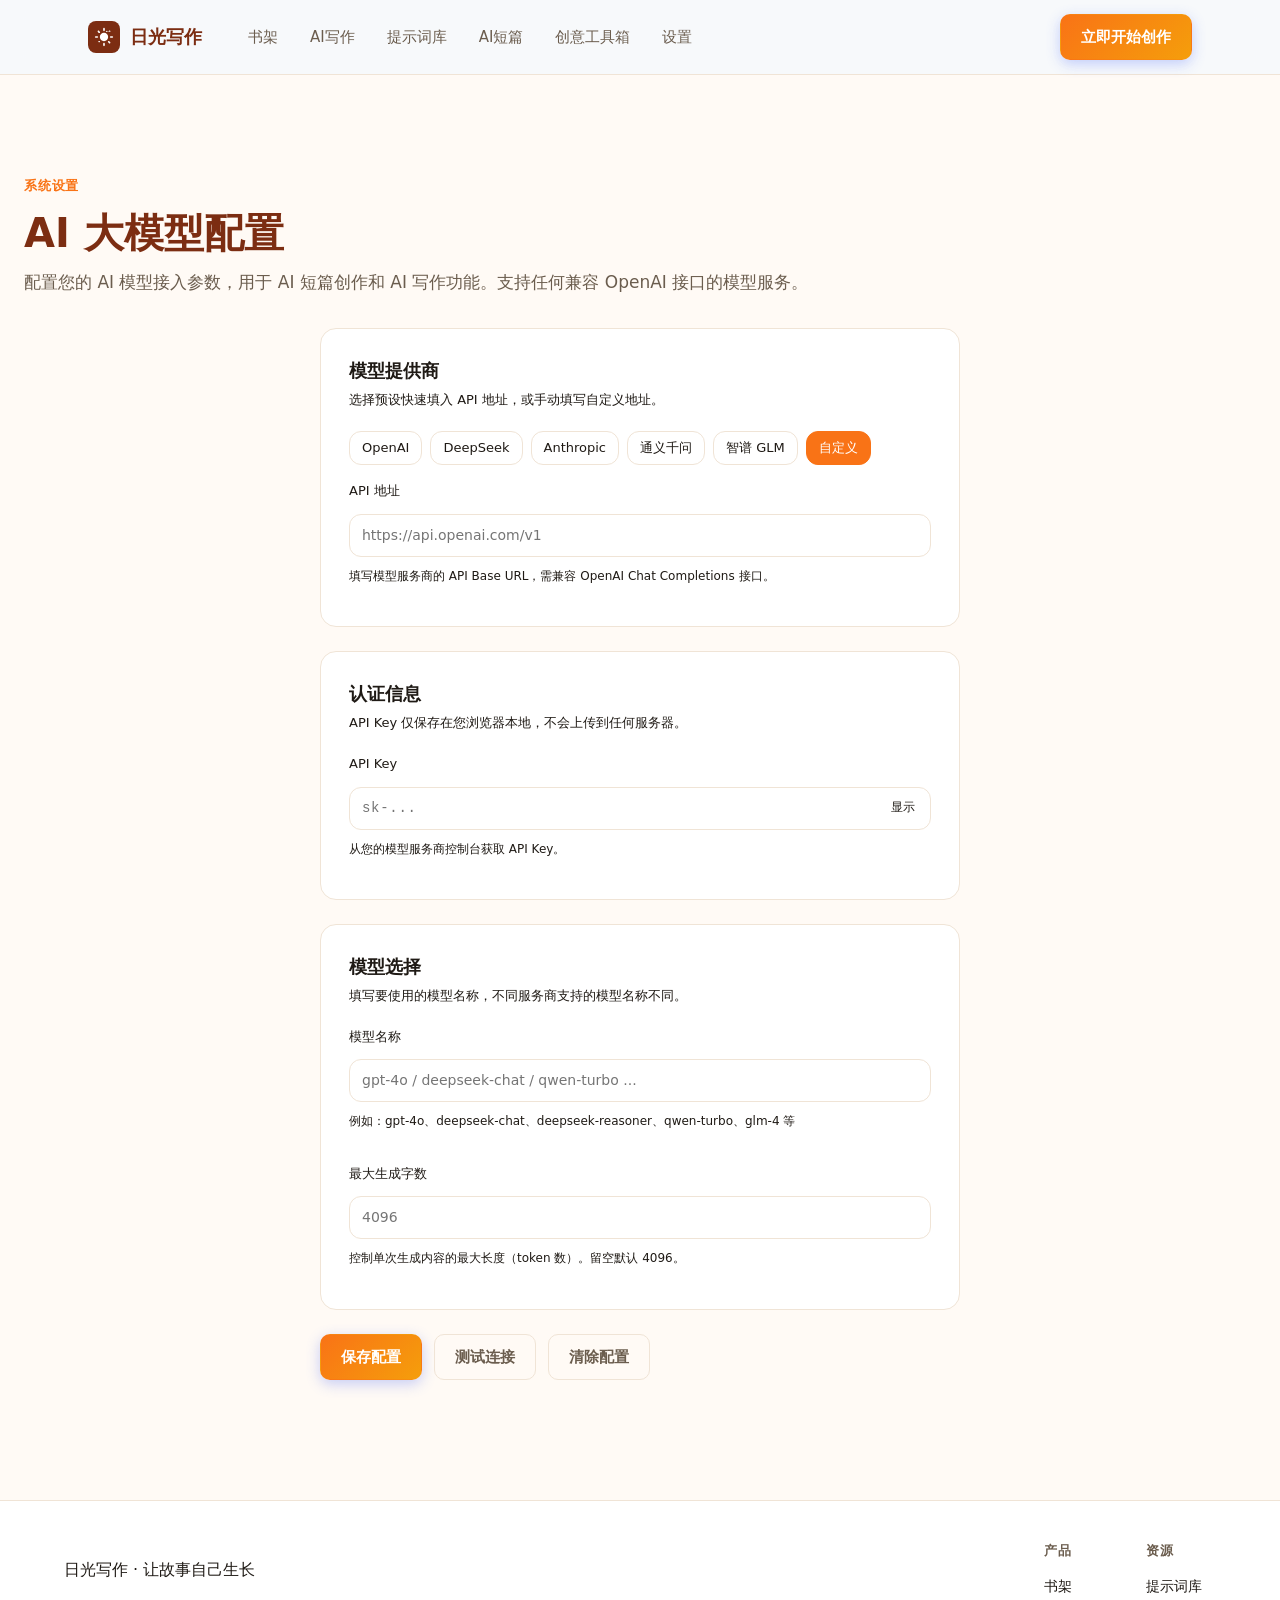
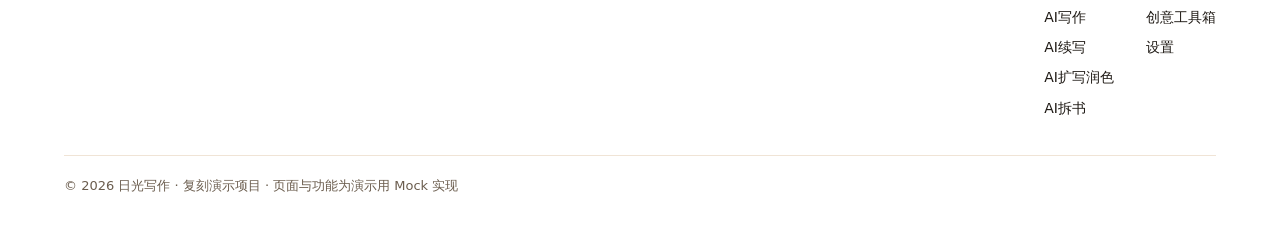
<file: settings.html>
<!doctype html>
<html lang="zh-CN">
  <head>
    <meta charset="utf-8" />
    <meta name="viewport" content="width=device-width, initial-scale=1" />
    <title>设置 | 日光写作</title>
    <meta name="description" content="配置 AI 大模型接入参数，包括 API 地址、密钥和模型选择。" />
    <meta name="theme-color" content="#0b0f1a" />
    <link rel="stylesheet" href="./theme.css" />
    <style>
      .settings-wrap { max-width: 42rem; margin: 0 auto; padding: 2rem 1rem; }
      .settings-card { background: var(--color-surface); border: 1px solid var(--color-border); border-radius: var(--radius-lg); padding: 1.75rem; margin-bottom: 1.5rem; }
      .settings-card h2 { font-size: 1.125rem; font-weight: 600; margin: 0 0 .25rem; }
      .settings-card p.desc { font-size: .8125rem; color: var(--color-muted); margin: 0 0 1.25rem; }
      .field { margin-bottom: 1.25rem; }
      .field:last-child { margin-bottom: 0; }
      .field label { display: block; font-size: .8125rem; font-weight: 500; margin-bottom: .375rem; color: var(--color-text); }
      .field .hint { font-size: .75rem; color: var(--color-muted); margin-top: .25rem; }
      .field input, .field select { width: 100%; padding: .625rem .75rem; border: 1px solid var(--color-border); border-radius: var(--radius-md); background: var(--color-bg); color: var(--color-text); font-size: .875rem; line-height: 1.5; transition: border-color .15s; box-sizing: border-box; }
      .field input:focus, .field select:focus { outline: none; border-color: var(--color-primary); box-shadow: 0 0 0 3px rgba(99, 102, 241, .15); }
      .field input[type="password"] { font-family: ui-monospace, monospace; letter-spacing: .05em; }
      .preset-row { display: flex; gap: .5rem; flex-wrap: wrap; margin-bottom: 1rem; }
      .preset-btn { padding: .375rem .75rem; border: 1px solid var(--color-border); border-radius: var(--radius-md); background: var(--color-surface); color: var(--color-text); font-size: .8125rem; cursor: pointer; transition: all .15s; }
      .preset-btn:hover { border-color: var(--color-primary); color: var(--color-primary); }
      .preset-btn.active { background: var(--color-primary); border-color: var(--color-primary); color: #fff; }
      .btn-row { display: flex; gap: .75rem; margin-top: 1.5rem; }
      .status-msg { font-size: .8125rem; padding: .5rem .75rem; border-radius: var(--radius-md); margin-top: 1rem; display: none; }
      .status-msg.success { display: block; background: #ecfdf5; color: #065f46; border: 1px solid #a7f3d0; }
      .status-msg.error { display: block; background: #fef2f2; color: #991b1b; border: 1px solid #fecaca; }
      .status-msg.info { display: block; background: #eff6ff; color: #1e40af; border: 1px solid #bfdbfe; }
      .toggle-vis { position: absolute; right: .75rem; top: 50%; transform: translateY(-50%); background: none; border: none; color: var(--color-muted); cursor: pointer; font-size: .75rem; padding: .25rem; }
      .input-wrap { position: relative; }
    </style>
  </head>
  <body data-page-id="settings">
    <div class="page-shell">
      <header class="site-header">
        <div class="header-inner">
          <a class="brand" href="index.html" aria-label="日光写作首页">
            <span class="brand-mark" aria-hidden="true">
              <svg width="20" height="20" viewBox="0 0 24 24" fill="currentColor"><path d="M12 7c-2.76 0-5 2.24-5 5s2.24 5 5 5 5-2.24 5-5-2.24-5-5-5zM2 13h2c.55 0 1-.45 1-1s-.45-1-1-1H2c-.55 0-1 .45-1 1s.45 1 1 1zm18 0h2c.55 0 1-.45 1-1s-.45-1-1-1h-2c-.55 0-1 .45-1 1s.45 1 1 1zM11 2v2c0 .55.45 1 1 1s1-.45 1-1V2c0-.55-.45-1-1-1s-1 .45-1 1zm0 18v2c0 .55.45 1 1 1s1-.45 1-1v-2c0-.55-.45-1-1-1s-1 .45-1 1zM5.99 4.58c-.39-.39-1.03-.39-1.41 0-.39.39-.39 1.03 0 1.41l1.06 1.06c.39.39 1.03.39 1.41 0s.39-1.03 0-1.41L5.99 4.58zm12.37 12.37c-.39-.39-1.03-.39-1.41 0-.39.39-.39 1.03 0 1.41l1.06 1.06c.39.39 1.03.39 1.41 0 .39-.39.39-1.03 0-1.41l-1.06-1.06zm1.06-10.96c.39-.39.39-1.03 0-1.41-.39-.39-1.03-.39-1.41 0l-1.06 1.06c-.39-.39-1.03-.39-1.41 0s-1.03.39-1.41 0l1.06-1.06zM7.05 18.36c.39-.39.39-1.03 0-1.41-.39-.39-1.03-.39-1.41 0l-1.06 1.06c-.39.39-1.03 0 1.41s1.03.39 1.41 0l1.06-1.06z"/></svg>
            </span>
            日光写作
          </a>
          <nav class="main-nav" aria-label="主导航">
            <a href="bookshelf.html">书架</a>
            <a href="write.html">AI写作</a>
            <a href="prompts.html">提示词库</a>
            <a href="ai-short.html">AI短篇</a>
            <a href="tools.html">创意工具箱</a>
            <a href="settings.html" aria-current="page">设置</a>
          </nav>
          <div class="header-actions">
            <button class="menu-toggle" type="button" aria-expanded="false" aria-controls="mobile-nav">菜单</button>
            <a class="btn btn-primary" href="write.html">立即开始创作</a>
          </div>
        </div>
        <nav class="mobile-nav" id="mobile-nav" aria-label="移动端导航">
          <a href="bookshelf.html">书架</a>
          <a href="write.html">AI写作</a>
          <a href="prompts.html">提示词库</a>
          <a href="ai-short.html">AI短篇</a>
          <a href="tools.html">创意工具箱</a>
          <a href="settings.html" aria-current="page">设置</a>
          <a class="btn btn-primary btn-block" href="write.html">立即开始创作</a>
        </nav>
      </header>

      <main>
        <section class="section">
          <div class="container">
            <p class="section-eyebrow">系统设置</p>
            <h1 class="section-title">AI 大模型配置</h1>
            <p class="section-sub">配置您的 AI 模型接入参数，用于 AI 短篇创作和 AI 写作功能。支持任何兼容 OpenAI 接口的模型服务。</p>

            <div class="settings-wrap">
              <div class="settings-card">
                <h2>模型提供商</h2>
                <p class="desc">选择预设快速填入 API 地址，或手动填写自定义地址。</p>
                <div class="preset-row" id="preset-row">
                  <button class="preset-btn" data-provider="openai" type="button">OpenAI</button>
                  <button class="preset-btn" data-provider="deepseek" type="button">DeepSeek</button>
                  <button class="preset-btn" data-provider="anthropic" type="button">Anthropic</button>
                  <button class="preset-btn" data-provider="qwen" type="button">通义千问</button>
                  <button class="preset-btn" data-provider="zhipu" type="button">智谱 GLM</button>
                  <button class="preset-btn active" data-provider="custom" type="button">自定义</button>
                </div>
                <div class="field">
                  <label for="api-base">API 地址</label>
                  <input type="url" id="api-base" placeholder="https://api.openai.com/v1" autocomplete="off" />
                  <p class="hint">填写模型服务商的 API Base URL，需兼容 OpenAI Chat Completions 接口。</p>
                </div>
              </div>

              <div class="settings-card">
                <h2>认证信息</h2>
                <p class="desc">API Key 仅保存在您浏览器本地，不会上传到任何服务器。</p>
                <div class="field">
                  <label for="api-key">API Key</label>
                  <div class="input-wrap">
                    <input type="password" id="api-key" placeholder="sk-..." autocomplete="off" />
                    <button class="toggle-vis" type="button" id="toggle-key">显示</button>
                  </div>
                  <p class="hint">从您的模型服务商控制台获取 API Key。</p>
                </div>
              </div>

              <div class="settings-card">
                <h2>模型选择</h2>
                <p class="desc">填写要使用的模型名称，不同服务商支持的模型名称不同。</p>
                <div class="field">
                  <label for="model-name">模型名称</label>
                  <input type="text" id="model-name" placeholder="gpt-4o / deepseek-chat / qwen-turbo ..." autocomplete="off" />
                  <p class="hint">例如：gpt-4o、deepseek-chat、deepseek-reasoner、qwen-turbo、glm-4 等</p>
                </div>
                <div class="field">
                  <label for="max-tokens">最大生成字数</label>
                  <input type="number" id="max-tokens" placeholder="4096" min="256" max="128000" />
                  <p class="hint">控制单次生成内容的最大长度（token 数）。留空默认 4096。</p>
                </div>
              </div>

              <div class="btn-row">
                <button class="btn btn-primary" type="button" id="btn-save">保存配置</button>
                <button class="btn btn-ghost" type="button" id="btn-test">测试连接</button>
                <button class="btn btn-ghost" type="button" id="btn-clear">清除配置</button>
              </div>
              <div class="status-msg" id="status-msg"></div>
            </div>
          </div>
        </section>
      </main>

      <footer class="site-footer">
        <div class="footer-inner">
          <p class="footer-note">日光写作 · 让故事自己生长</p>
          <nav class="footer-nav" aria-label="页脚导航">
            <div>
              <h3>产品</h3>
              <a href="bookshelf.html">书架</a>
              <a href="write.html">AI写作</a>
              <a href="write.html">AI续写</a>
              <a href="write.html">AI扩写润色</a>
              <a href="write.html">AI拆书</a>
            </div>
            <div>
              <h3>资源</h3>
              <a href="prompts.html">提示词库</a>
              <a href="tools.html">创意工具箱</a>
              <a href="settings.html">设置</a>
            </div>
          </nav>
        </div>
        <div class="footer-bottom">© 2026 日光写作 · 复刻演示项目 · 页面与功能为演示用 Mock 实现</div>
      </footer>
    </div>

    <script>
      (function () {
        // Mobile nav toggle
        var toggle = document.querySelector('.menu-toggle');
        var nav = document.getElementById('mobile-nav');
        if (toggle && nav) {
          toggle.addEventListener('click', function () {
            var open = nav.style.display === 'flex';
            nav.style.display = open ? 'none' : 'flex';
            toggle.setAttribute('aria-expanded', String(!open));
          });
        }

        // Provider presets
        var PRESETS = {
          openai: { base: 'https://api.openai.com/v1', model: 'gpt-4o' },
          deepseek: { base: 'https://api.deepseek.com/v1', model: 'deepseek-chat' },
          anthropic: { base: 'https://api.anthropic.com/v1', model: 'claude-sonnet-4-20250514' },
          qwen: { base: 'https://dashscope.aliyuncs.com/compatible-mode/v1', model: 'qwen-turbo' },
          zhipu: { base: 'https://open.bigmodel.cn/api/paas/v4', model: 'glm-4-flash' },
          custom: { base: '', model: '' }
        };

        var STORAGE_KEY = 'rgyw_ai_config';
        var apiBaseInput = document.getElementById('api-base');
        var apiKeyInput = document.getElementById('api-key');
        var modelNameInput = document.getElementById('model-name');
        var maxTokensInput = document.getElementById('max-tokens');
        var btnSave = document.getElementById('btn-save');
        var btnTest = document.getElementById('btn-test');
        var btnClear = document.getElementById('btn-clear');
        var statusMsg = document.getElementById('status-msg');
        var toggleKey = document.getElementById('toggle-key');
        var presetBtns = document.querySelectorAll('.preset-btn');

        function showStatus(type, text) {
          statusMsg.className = 'status-msg ' + type;
          statusMsg.textContent = text;
        }

        function loadConfig() {
          try {
            var raw = localStorage.getItem(STORAGE_KEY);
            if (raw) return JSON.parse(raw);
          } catch (e) {}
          return null;
        }

        function saveConfig() {
          var config = {
            apiBase: apiBaseInput.value.trim().replace(/\/+$/, ''),
            apiKey: apiKeyInput.value.trim(),
            model: modelNameInput.value.trim(),
            maxTokens: maxTokensInput.value.trim()
          };
          if (!config.apiBase || !config.apiKey || !config.model) {
            showStatus('error', '请填写完整的 API 地址、API Key 和模型名称。');
            return false;
          }
          localStorage.setItem(STORAGE_KEY, JSON.stringify(config));
          showStatus('success', '配置已保存！AI 短篇和 AI 写作功能将使用此配置调用真实大模型。');
          return true;
        }

        // Init: load saved config
        var saved = loadConfig();
        if (saved) {
          apiBaseInput.value = saved.apiBase || '';
          apiKeyInput.value = saved.apiKey || '';
          modelNameInput.value = saved.model || '';
          maxTokensInput.value = saved.maxTokens || '';
          // Try to detect provider from base URL
          var detected = 'custom';
          for (var k in PRESETS) {
            if (PRESETS[k].base && saved.apiBase && saved.apiBase.indexOf(PRESETS[k].base.replace(/\/+$/, '')) === 0) {
              detected = k;
              break;
            }
          }
          presetBtns.forEach(function (b) { b.classList.toggle('active', b.getAttribute('data-provider') === detected); });
        }

        // Preset buttons
        presetBtns.forEach(function (btn) {
          btn.addEventListener('click', function () {
            var provider = btn.getAttribute('data-provider');
            presetBtns.forEach(function (b) { b.classList.remove('active'); });
            btn.classList.add('active');
            var preset = PRESETS[provider];
            if (preset.base) apiBaseInput.value = preset.base;
            if (preset.model) modelNameInput.value = preset.model;
          });
        });

        // Toggle password visibility
        if (toggleKey) {
          toggleKey.addEventListener('click', function () {
            var isPassword = apiKeyInput.type === 'password';
            apiKeyInput.type = isPassword ? 'text' : 'password';
            toggleKey.textContent = isPassword ? '隐藏' : '显示';
          });
        }

        // 自动保存：输入内容变化即保存，无需手动点按钮（避免“昨天填了今天没了”）
        var saveTimer = null;
        function autoSave() {
          var config = {
            apiBase: apiBaseInput.value.trim().replace(/\/+$/, ''),
            apiKey: apiKeyInput.value.trim(),
            model: modelNameInput.value.trim(),
            maxTokens: maxTokensInput.value.trim()
          };
          if (!config.apiBase || !config.apiKey || !config.model) return; // 不完整先不存，等填完
          localStorage.setItem(STORAGE_KEY, JSON.stringify(config));
          showStatus('success', '配置已自动保存到本地。');
        }
        [apiBaseInput, apiKeyInput, modelNameInput, maxTokensInput].forEach(function (el) {
          if (!el) return;
          el.addEventListener('input', function () {
            clearTimeout(saveTimer);
            saveTimer = setTimeout(autoSave, 600);
          });
        });

        // Save
        if (btnSave) btnSave.addEventListener('click', saveConfig);

        // Test connection
        if (btnTest) btnTest.addEventListener('click', function () {
          var config = {
            apiBase: apiBaseInput.value.trim().replace(/\/+$/, ''),
            apiKey: apiKeyInput.value.trim(),
            model: modelNameInput.value.trim()
          };
          if (!config.apiBase || !config.apiKey || !config.model) {
            showStatus('error', '请先填写 API 地址、API Key 和模型名称。');
            return;
          }
          showStatus('info', '正在测试连接...');
          btnTest.disabled = true;
          fetch(config.apiBase + '/chat/completions', {
            method: 'POST',
            headers: { 'Content-Type': 'application/json', 'Authorization': 'Bearer ' + config.apiKey },
            body: JSON.stringify({
              model: config.model,
              messages: [{ role: 'user', content: '你好，请回复一个字：好' }],
              max_tokens: 10
            })
          }).then(function (r) {
            btnTest.disabled = false;
            if (r.ok) {
              return r.json().then(function (data) {
                if (data.choices && data.choices.length > 0) {
                  showStatus('success', '连接成功！模型已正常响应。');
                } else {
                  showStatus('error', '连接成功但返回格式异常：' + JSON.stringify(data).slice(0, 200));
                }
              });
            } else {
              return r.text().then(function (text) {
                showStatus('error', '请求失败（HTTP ' + r.status + '）：' + text.slice(0, 200));
              });
            }
          }).catch(function (err) {
            btnTest.disabled = false;
            showStatus('error', '网络错误：' + err.message);
          });
        });

        // Clear config
        if (btnClear) btnClear.addEventListener('click', function () {
          if (confirm('确定要清除所有 AI 模型配置吗？清除后将恢复为演示模式。')) {
            localStorage.removeItem(STORAGE_KEY);
            apiBaseInput.value = '';
            apiKeyInput.value = '';
            modelNameInput.value = '';
            maxTokensInput.value = '';
            presetBtns.forEach(function (b) { b.classList.toggle('active', b.getAttribute('data-provider') === 'custom'); });
            showStatus('success', '配置已清除，已恢复为演示模式。');
          }
        });
      })();
    </script>
  </body>
</html>
</file>
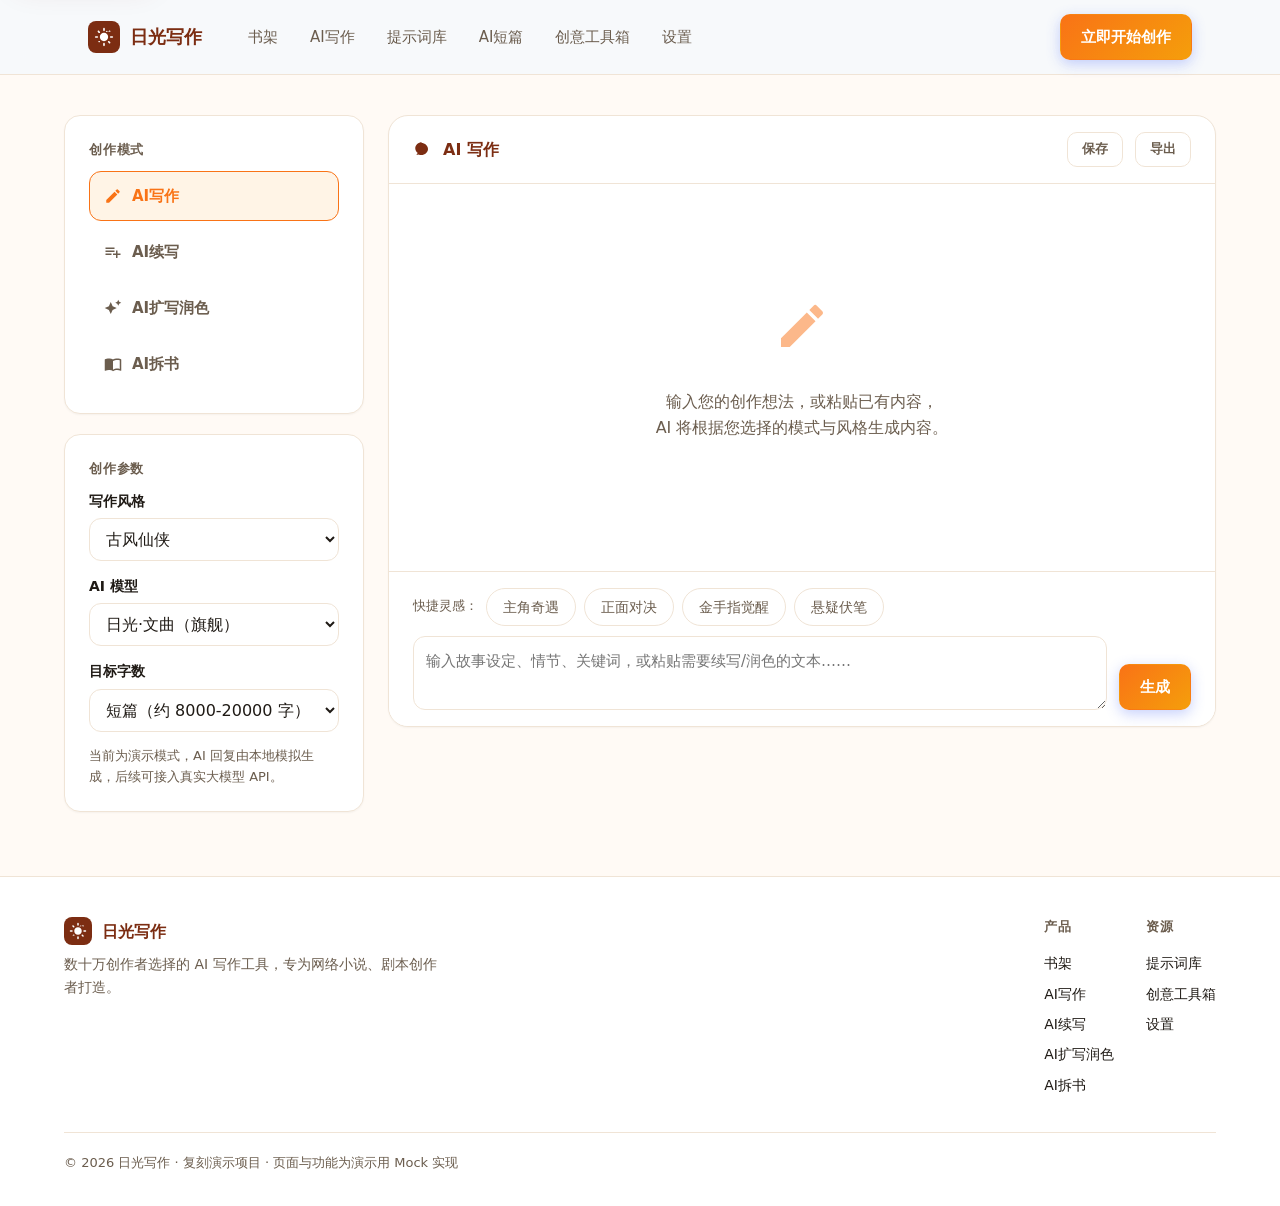
<file: write.html>
<!doctype html>
<html lang="zh-CN">
  <head>
    <meta charset="utf-8" />
    <meta name="viewport" content="width=device-width, initial-scale=1" />
    <meta name="description" content="日光写作 AI 工作台 —— 写作、续写、扩写润色、拆书，四合一创作助手。" />
    <title>AI写作工作台 | 日光写作</title>
    <link rel="stylesheet" href="./theme.css" />
  </head>
  <body data-page-id="write">
    <a class="skip-link" href="#main-content">跳转到主要内容</a>
    <header class="site-header">
      <div class="header-inner">
        <a class="brand" href="index.html" aria-label="日光写作首页">
          <span class="brand-mark" aria-hidden="true">
            <svg width="20" height="20" viewBox="0 0 24 24" fill="currentColor"><path d="M12 7c-2.76 0-5 2.24-5 5s2.24 5 5 5 5-2.24 5-5-2.24-5-5-5zM2 13h2c.55 0 1-.45 1-1s-.45-1-1-1H2c-.55 0-1 .45-1 1s.45 1 1 1zm18 0h2c.55 0 1-.45 1-1s-.45-1-1-1h-2c-.55 0-1 .45-1 1s.45 1 1 1zM11 2v2c0 .55.45 1 1 1s1-.45 1-1V2c0-.55-.45-1-1-1s-1 .45-1 1zm0 18v2c0 .55.45 1 1 1s1-.45 1-1v-2c0-.55-.45-1-1-1s-1 .45-1 1zM5.99 4.58c-.39-.39-1.03-.39-1.41 0-.39.39-.39 1.03 0 1.41l1.06 1.06c.39.39 1.03.39 1.41 0s.39-1.03 0-1.41L5.99 4.58zm12.37 12.37c-.39-.39-1.03-.39-1.41 0-.39.39-.39 1.03 0 1.41l1.06 1.06c.39.39 1.03.39 1.41 0 .39-.39.39-1.03 0-1.41l-1.06-1.06zm1.06-10.96c.39-.39.39-1.03 0-1.41-.39-.39-1.03-.39-1.41 0l-1.06 1.06c-.39-.39-1.03-.39-1.41 0s-1.03.39-1.41 0l1.06-1.06zM7.05 18.36c.39-.39.39-1.03 0-1.41-.39-.39-1.03-.39-1.41 0l-1.06 1.06c-.39.39-1.03 0 1.41s1.03.39 1.41 0l1.06-1.06z"/></svg>
          </span>
          日光写作
        </a>
        <nav class="main-nav" aria-label="主导航">
          <a href="bookshelf.html">书架</a>
          <a href="write.html" aria-current="page">AI写作</a>
          <a href="prompts.html">提示词库</a>
          <a href="ai-short.html">AI短篇</a>
          <a href="tools.html">创意工具箱</a>
          <a href="settings.html">设置</a>
        </nav>
        <div class="header-actions">
          <button class="menu-toggle" type="button" aria-expanded="false" aria-controls="mobile-nav">菜单</button>
          <a class="btn btn-primary" href="write.html">立即开始创作</a>
        </div>
      </div>
      <nav class="mobile-nav" id="mobile-nav" aria-label="移动端导航">
        <a href="bookshelf.html">书架</a>
        <a href="write.html">AI写作</a>
        <a href="prompts.html">提示词库</a>
        <a href="ai-short.html">AI短篇</a>
        <a href="tools.html">创意工具箱</a>
        <a href="settings.html">设置</a>
        <a class="btn btn-primary btn-block" href="write.html">立即开始创作</a>
      </nav>
    </header>
    <main id="main-content" tabindex="-1">
      <script>
        (function () {
          var toggle = document.querySelector('.menu-toggle');
          var nav = document.getElementById('mobile-nav');
          if (toggle && nav) {
            toggle.addEventListener('click', function () {
              var open = nav.style.display === 'flex';
              nav.style.display = open ? 'none' : 'flex';
              toggle.setAttribute('aria-expanded', String(!open));
            });
          }
        })();
      </script>

      <section class="workbench" data-anchor-id="write.workbench">
        <div class="workbench-inner">
          <!-- 左侧设置 -->
          <aside class="side-panel" aria-label="创作设置">
            <div class="card">
              <h2 class="panel-title">创作模式</h2>
              <div class="mode-list" role="group" aria-label="创作模式">
                <button class="mode-btn" type="button" data-mode="write" aria-pressed="true">
                  <svg width="18" height="18" viewBox="0 0 24 24" fill="currentColor" aria-hidden="true"><path d="M3 17.25V21h3.75L17.81 9.94l-3.75-3.75L3 17.25zM20.71 7.04c.39-.39.39-1.02 0-1.41l-2.34-2.34a.9959.9959 0 0 0-1.41 0l-1.83 1.83 3.75 3.75 1.83-1.83z"/></svg>
                  AI写作
                </button>
                <button class="mode-btn" type="button" data-mode="continue" aria-pressed="false">
                  <svg width="18" height="18" viewBox="0 0 24 24" fill="currentColor" aria-hidden="true"><path d="M14 10H2v2h12v-2zm0-4H2v2h12V6zm4 8v-4h-2v4h-4v2h4v4h2v-4h4v-2h-4zM2 16h8v-2H2v2z"/></svg>
                  AI续写
                </button>
                <button class="mode-btn" type="button" data-mode="polish" aria-pressed="false">
                  <svg width="18" height="18" viewBox="0 0 24 24" fill="currentColor" aria-hidden="true"><path d="M19 9l1.25-2.75L23 5l-2.75-1.25L19 1l-1.25 2.75L15 5l2.75 1.25L19 9zm-7.5.5L9 4 6.5 9.5 1 12l5.5 2.5L9 20l2.5-5.5L17 12l-5.5-2.5z"/></svg>
                  AI扩写润色
                </button>
                <button class="mode-btn" type="button" data-mode="analyze" aria-pressed="false">
                  <svg width="18" height="18" viewBox="0 0 24 24" fill="currentColor" aria-hidden="true"><path d="M21 5c-1.11-.35-2.33-.5-3.5-.5-1.95 0-4.05.4-5.5 1.5-1.45-1.1-3.55-1.5-5.5-1.5S2.45 4.9 1 6v14.65c0 .25.25.5.5.5.1 0 .15-.05.25-.05C3.1 20.45 5.05 20 6.5 20c1.95 0 4.05.4 5.5 1.5 1.35-.85 3.8-1.5 5.5-1.5 1.65 0 3.35.3 4.75 1.05.1.05.15.05.25.05.25 0 .5-.25.5-.5V6c-.6-.45-1.25-.75-2-1zm0 13.5c-1.1-.35-2.3-.5-3.5-.5-1.7 0-4.15.65-5.5 1.5V8c1.35-.85 3.8-1.5 5.5-1.5 1.2 0 2.4.15 3.5.5v11.5z"/></svg>
                  AI拆书
                </button>
              </div>
            </div>

            <div class="card">
              <h2 class="panel-title">创作参数</h2>
              <div class="field">
                <label for="style-select">写作风格</label>
                <select id="style-select">
                  <option>古风仙侠</option>
                  <option>现代都市</option>
                  <option>未来科幻</option>
                  <option>奇幻冒险</option>
                  <option>悬疑推理</option>
                  <option>历史架空</option>
                  <option>浪漫爱情</option>
                  <option>青春校园</option>
                  <option>赛博朋克</option>
                  <option>蒸汽朋克</option>
                  <option>西方魔幻</option>
                  <option>东方玄幻</option>
                </select>
              </div>
              <div class="field">
                <label for="model-select">AI 模型</label>
                <select id="model-select">
                  <option>日光·文曲（旗舰）</option>
                  <option>日光·灵犀（快速）</option>
                  <option>日光·妙笔（剧情）</option>
                  <option>日光·惊鸿（文风）</option>
                </select>
              </div>
              <div class="field">
                <label for="length-select">目标字数</label>
                <select id="length-select">
                  <option>短篇（约 8000-20000 字）</option>
                  <option>中篇（约 20000-200000 字）</option>
                  <option>长篇（200000 字以上）</option>
                  <option>不限</option>
                </select>
              </div>
              <p style="margin:0;font-size:.8125rem;color:var(--color-muted-text);">当前为演示模式，AI 回复由本地模拟生成，后续可接入真实大模型 API。</p>
            </div>
          </aside>

          <!-- 右侧对话区 -->
          <div class="chat-panel">
            <div class="chat-head">
              <svg width="18" height="18" viewBox="0 0 24 24" fill="currentColor" aria-hidden="true"><path d="M12 3C7.03 3 3 6.58 3 11c0 2.42 1.21 4.6 3.12 6.06-.13.89-.54 1.93-1.62 2.86 0 0 .92-.06 2.43-.68.74.31 1.56.51 2.44.62.53.07 1.08.1 1.63.1 4.97 0 9-3.58 9-8s-4.03-8-9-8z"/></svg>
              <span id="chat-title">AI 写作</span>
              <span style="flex:1"></span>
              <span id="save-ok" hidden style="font-size:.8125rem;color:var(--color-success);font-weight:600;">已保存 ✓</span>
              <button class="btn btn-ghost" type="button" id="save-btn" style="padding:.375rem .875rem;font-size:.8125rem;">保存</button>
              <button class="btn btn-ghost" type="button" id="export-btn" style="padding:.375rem .875rem;font-size:.8125rem;">导出</button>
            </div>
            <div class="chat-body" id="chat-body" data-state="default" aria-live="polite">
              <div class="chat-empty" id="chat-empty">
                <svg width="56" height="56" viewBox="0 0 24 24" fill="currentColor" aria-hidden="true"><path d="M3 17.25V21h3.75L17.81 9.94l-3.75-3.75L3 17.25zM20.71 7.04c.39-.39.39-1.02 0-1.41l-2.34-2.34a.9959.9959 0 0 0-1.41 0l-1.83 1.83 3.75 3.75 1.83-1.83z"/></svg>
                <p>输入您的创作想法，或粘贴已有内容，<br />AI 将根据您选择的模式与风格生成内容。</p>
              </div>
            </div>
            <div class="chat-input-bar" style="flex-direction:column;gap:.625rem;">
              <div style="display:flex;gap:.5rem;flex-wrap:wrap;align-items:center;" aria-label="快捷灵感">
                <span style="font-size:.8125rem;color:var(--color-muted-text);">快捷灵感：</span>
                <button class="chip" type="button" data-quick="主角在悬崖边捡到一枚会说话的玉佩，从此命运逆转">主角奇遇</button>
                <button class="chip" type="button" data-quick="写一段主角与反派的第一次正面交锋">正面对决</button>
                <button class="chip" type="button" data-quick="主角金手指觉醒的瞬间，描写他的震惊与野心">金手指觉醒</button>
                <button class="chip" type="button" data-quick="深夜雨巷，主角发现了一个本不该存在的秘密">悬疑伏笔</button>
              </div>
              <div style="display:flex;gap:.75rem;align-items:flex-end;">
                <label class="sr-only" for="chat-input" style="position:absolute;width:1px;height:1px;overflow:hidden;clip:rect(0 0 0 0);">输入创作内容</label>
                <textarea id="chat-input" rows="2" placeholder="输入故事设定、情节、关键词，或粘贴需要续写/润色的文本……"></textarea>
                <button class="btn btn-primary" type="button" id="send-btn">生成</button>
              </div>
            </div>
          </div>
        </div>
      </section>

      <script>
        (function () {
          var MODE_META = {
            write:    { title: 'AI 写作',     placeholder: '输入故事设定、情节、关键词，例如：少年获得金手指后逆袭' },
            continue: { title: 'AI 续写',     placeholder: '粘贴您当前的章节内容，AI 将无缝接续您的思路' },
            polish:   { title: 'AI 扩写润色', placeholder: '粘贴需要扩写或润色的文本，AI 将扩展内容并修饰句式' },
            analyze:  { title: 'AI 拆书',     placeholder: '输入作品名称或粘贴片段，AI 将剖析结构与写作技巧' }
          };

          var OPENERS = {
            '古风仙侠': '夜色如墨，万仞孤峰之上，一道身影负手而立。林尘望着山下翻涌的云海，指尖缓缓摩挲着那枚染血的古玉。三年前，他自宗门弃徒沦为废人；三年后，他携九转天功归来——这一次，他要让整个修仙界，记住他的名字。',
            '现代都市': '凌晨三点，江城 CBD 的写字楼依旧灯火通明。沈修文合上最后一份文件，揉了揉发酸的眉心。手机屏幕忽然亮起，是一条没有署名的短信：「三年前的事，该了结了。」他握杯的手微微一紧，唇角却勾起一抹若有若无的笑。',
            '未来科幻': '公元 2147 年，新纪元历法第 9 年。联邦舰队第三观察员韩澈盯着全息屏幕上不断跳动的异常数据，瞳孔骤然收缩——那个本应在八十年前毁灭的坐标，正在发出微弱的生命信号。',
            '悬疑推理': '暴雨倾盆的深夜，北岸分局接到一通无声电话。接线员只听见听筒里传来规律的滴水声，一下，两下，三下……直到第十二下，一个沙哑的男声说：「第十二个受害者，已经出现了。」',
            '奇幻冒险': '在艾泽大陆的最西端，有一座从不出现在任何地图上的小镇。旅人阿莱克斯推开门的那一刻，柜台后的老猫忽然睁开眼：「年轻人，你带来的那枚徽章，已经沉睡了三百年。」',
            '历史架空': '大雍景和二十一年，长安城飘着细雪。谢家嫡女谢云澜跪在宫门前整整三个时辰，只为替蒙冤的父亲求一个公道。她不知道的是，这场大雪之后，整个帝国的命运都将因她而改写。',
            '浪漫爱情': '江屿第一次见到顾晚，是在图书馆熄灯前的一分钟。她抱着一摞书跌跌撞撞地跑进来，发梢还沾着雨珠，抬头时撞进他眼底的那一瞬间，世界忽然安静得只剩下心跳。',
            '青春校园': '高三（7）班的座位表贴在黑板旁边已经一周了，陆时迁却始终记不住自己后排那个总是趴在桌上睡觉的女孩叫什么。直到月考成绩出来，他盯着年级第一的名字看了很久——沈知夏，全校闻名的学霸，居然坐他后面。',
            '赛博朋克': '霓虹浸透的九龙城，仿生雨燕贴着广告全息屏低空掠过。义体维修师老陈在铺子门口捡到一台报废的记忆存储器，里面有一段未加密的录像——录像的主角，是十年前就该死于事故的他自己。',
            '蒸汽朋克': '帝国首都的钟楼刚刚敲响六下，埃德加就把最后一块黄铜齿轮装进飞行器。蒸汽从管道喷出，白雾弥漫了整个作坊。他看了眼怀表，距离博览会开幕还有二十四小时——足够他飞越半个城市，也足够皇家卫队追上他三次。',
            '西方魔幻': '圣山脚下的白塔学院，每年只招收十二名学生。奥古斯汀·维尔拿到录取信的那天，信纸上的火漆封印竟自己裂开，露出里面一行用古精灵语写下的警告：不要相信校长。',
            '东方玄幻': '青阳山下，杂役弟子叶青云正在劈柴。没人知道，他体内封印着上古麒麟的血脉。直到这一天，山门大比，首席弟子当众羞辱于他，那道封印终于裂开了一道缝。'
          };

          var FALLBACK_OPENER = '山雨欲来，风从旷野深处卷起。少年攥紧手中的信物，望着前方雾气弥漫的城门，他知道，踏出这一步，就再也没有回头的路了。';

          var mode = 'write';
          var styleEl = document.getElementById('style-select');
          var modelEl = document.getElementById('model-select');
          var lengthEl = document.getElementById('length-select');
          var chatBody = document.getElementById('chat-body');
          var chatEmpty = document.getElementById('chat-empty');
          var chatTitle = document.getElementById('chat-title');
          var inputEl = document.getElementById('chat-input');
          var sendBtn = document.getElementById('send-btn');
          var generating = false;
          var activePrompt = null;
          try { var rawP = localStorage.getItem('rgyw_active_prompt'); if (rawP) { activePrompt = JSON.parse(rawP); } } catch (e) { activePrompt = null; }

          var GROUP_STYLE = {
            '一、创作方法论': '东方玄幻',
            '二、都市 · 现实题材': '现代都市',
            '三、幻想 · 设定流': '未来科幻',
            '四、古言 · 悬疑': '古风仙侠',
            '五、女频情感': '浪漫爱情',
            '六、平台与投稿': '现代都市'
          };
          var BODY_EXTRA = [
            '他沿着记忆里那条早已模糊的小路往前走，路边的梧桐换了三茬新叶。旧书店还在，招牌褪了色，门缝里漏出一线昏黄的灯光。推门进去的瞬间，风铃叮当一响，仿佛时光倒流回许多年前的那个下午。',
            '消息像长了翅膀一样传开。有人欢喜，有人惶恐，更多的人在观望。茶馆里的议论声压得很低，却掩不住暗流汹涌——这座平静了太久的城，终于要变天了。',
            '他握紧拳头，指甲陷进掌心。不是没有犹豫过，只是有些路，一旦决定要走，就得咬着牙走到底。哪怕前方是深渊，他也要亲眼看看，深渊的尽头到底有什么。',
            '真相远比想象中复杂。他翻遍所有的线索，发现每一个答案的背后都藏着新的问题，像俄罗斯套娃一样层层嵌套。而最深处那个秘密，竟与他最初寻找的东西截然相反。'
          ];

          function setMode(m) {
            mode = m;
            document.querySelectorAll('.mode-btn').forEach(function (b) {
              b.setAttribute('aria-pressed', String(b.dataset.mode === m));
            });
            chatTitle.textContent = MODE_META[m].title;
            inputEl.placeholder = MODE_META[m].placeholder;
          }

          document.querySelectorAll('.mode-btn').forEach(function (btn) {
            btn.addEventListener('click', function () { setMode(btn.dataset.mode); });
          });

          function escapeHtml(s) {
            return s.replace(/[&<>\"]/g, function (c) {
              return { '&': '&amp;', '<': '&lt;', '>': '&gt;', '\"': '&quot;' }[c];
            });
          }

          function addMessage(role, text) {
            if (chatEmpty) { chatEmpty.remove(); chatEmpty = null; }
            var wrap = document.createElement('div');
            wrap.className = 'message ' + role;
            var avatar = role === 'user' ? '你' : '日';
            wrap.innerHTML =
              '<span class="message-avatar" aria-hidden="true">' + avatar + '</span>' +
              '<div class="message-bubble"></div>';
            wrap.querySelector('.message-bubble').textContent = text;
            chatBody.appendChild(wrap);
            chatBody.scrollTop = chatBody.scrollHeight;
            return wrap;
          }

          function pick(arr) { return arr[Math.floor(Math.random() * arr.length)]; }

          function mockReply(input) {
            var style = styleEl.value;
            var length = lengthEl.value;
            var opener = OPENERS[style] || FALLBACK_OPENER;
            var lvl = length.indexOf('8000') >= 0 ? '短篇' : length.indexOf('200000') >= 0 ? '长篇' : length.indexOf('20000') >= 0 ? '中篇' : '';
            var words = input.trim() ? '根据您提供的内容「' + input.trim().slice(0, 40) + '」' : '根据您的创作设定';
            if (mode === 'write') {
              if (activePrompt && activePrompt.name) {
                var pStyle = GROUP_STYLE[activePrompt.group] || styleEl.value;
                var pOpener = OPENERS[pStyle] || FALLBACK_OPENER;
                var extra1 = BODY_EXTRA[Math.floor(Math.random() * BODY_EXTRA.length)];
                var extra2 = BODY_EXTRA[Math.floor(Math.random() * BODY_EXTRA.length)];
                return '已根据创作指令《' + activePrompt.name + '》生成：\n\n' + pOpener + '\n\n' + extra1 + '\n\n' + extra2 + '\n\n（以上为演示 Mock 输出。接入真实大模型后，将严格遵循该指令完整产出章节，支持多轮追问与修改。）';
              }
              return words + '，结合【' + style + '】风格，为您生成' + (lvl ? lvl : '') + '示例：\n\n' + opener + '\n\n（以上为演示 Mock 输出。接入真实大模型后，将基于您的设定生成完整章节，支持多轮追问与修改。）';
            }
            if (mode === 'continue') {
              var base = input.trim() || '前文尚为空';
              return '已接续您的思路，保持原有风格与语调：\n\n' + base + '\n\n' + opener.slice(0, 60) + '……\n\n风暴将至，而少年并不知道，命运的齿轮早已悄然转动。';
            }
            if (mode === 'polish') {
              var raw = input.trim() || '示例段落';
              return '扩写润色完成（篇幅约增长 3 倍，句式与表现力已提升）：\n\n' + raw + '。那一刻，时间仿佛凝滞，连呼吸都变得小心翼翼。原本平淡的细节被层层铺开，情绪的暗流在字里行间涌动，最终汇聚成一句掷地有声的独白——「原来，一切早有注定。」';
            }
            return '《' + (input.trim() || '未知作品') + '》拆书分析（演示摘要）：\n\n【类型】' + style + '\n【开篇钩子】' + opener.slice(0, 40) + '…\n【结构】铺垫→冲突→转折→高潮→余韵，五幕递进，节奏张弛有度。\n【人物】主角动机清晰，配角各有立场，冲突来源多元。\n【写作技巧】多用感官描写营造氛围，短句推进节奏，金句收束章节。\n\n（完整拆书报告需接入真实大模型后生成）';
          }

          sendBtn.addEventListener('click', function () {
            if (generating) return;
            var text = inputEl.value.trim();
            if (!text && mode !== 'write') {
              addMessage('ai', '请先输入需要处理的内容，或切换到「AI 写作」模式让我自由创作。');
              return;
            }
            generating = true;
            sendBtn.disabled = true;
            chatBody.dataset.state = 'loading';
            addMessage('user', text || '（空）请以【' + styleEl.value + '】风格，生成一个' + lengthEl.value.split('（')[0] + '示例。');
            var loadingMsg = addMessage('ai', '正在生成中');
            loadingMsg.classList.add('loading');
            var reply = mockReply(text);
            setTimeout(function () {
              loadingMsg.classList.remove('loading');
              loadingMsg.querySelector('.message-bubble').textContent = reply;
              chatBody.dataset.state = 'complete';
              generating = false;
              sendBtn.disabled = false;
            }, 900);
          });

          inputEl.addEventListener('keydown', function (e) {
            if (e.key === 'Enter' && !e.shiftKey) {
              e.preventDefault();
              sendBtn.click();
            }
          });

          document.querySelectorAll('[data-quick]').forEach(function (chip) {
            chip.addEventListener('click', function () {
              inputEl.value = chip.dataset.quick;
              inputEl.focus();
            });
          });

          var saveBtn = document.getElementById('save-btn');
          var saveOk = document.getElementById('save-ok');
          var exportBtn = document.getElementById('export-btn');
          function collectMessages() {
            var msgs = [];
            chatBody.querySelectorAll('.message').forEach(function (m) {
              var bubble = m.querySelector('.message-bubble');
              var role = m.classList.contains('user') ? 'user' : 'ai';
              if (bubble) msgs.push({ role: role, text: bubble.textContent });
            });
            return msgs;
          }
          if (saveBtn) saveBtn.addEventListener('click', function () {
            var draft = { mode: mode, style: styleEl.value, length: lengthEl.value, messages: collectMessages() };
            try { localStorage.setItem('rgyw_write_draft', JSON.stringify(draft)); } catch (e) { /* ignore */ }
            saveOk.textContent = '已保存 ✓（草稿已存本地）';
            saveOk.hidden = false;
            setTimeout(function () { saveOk.hidden = true; saveOk.textContent = '已保存 ✓'; }, 1800);
          });
          if (exportBtn) exportBtn.addEventListener('click', function () {
            var msgs = collectMessages();
            var lines = [
              '日光写作 · AI 写作对话记录',
              '模式：' + MODE_META[mode].title + '　风格：' + styleEl.value + '　篇幅：' + lengthEl.value,
              '导出时间：' + new Date().toLocaleString(), ''
            ];
            if (!msgs.length) lines.push('（暂无对话内容）');
            msgs.forEach(function (m) {
              lines.push('【' + (m.role === 'user' ? '我' : '日光写作') + '】');
              lines.push(m.text);
              lines.push('');
            });
            var blob = new Blob([lines.join('\n')], { type: 'text/plain;charset=utf-8' });
            var a = document.createElement('a');
            a.href = URL.createObjectURL(blob);
            a.download = '日光写作对话记录.txt';
            document.body.appendChild(a);
            a.click();
            setTimeout(function () { URL.revokeObjectURL(a.href); a.remove(); }, 1000);
            saveOk.textContent = '已导出 ✓';
            saveOk.hidden = false;
            setTimeout(function () { saveOk.hidden = true; saveOk.textContent = '已保存 ✓'; }, 1800);
          });
          // 恢复本地草稿
          (function restoreDraft() {
            var raw = null;
            try { raw = localStorage.getItem('rgyw_write_draft'); } catch (e) { return; }
            if (!raw) return;
            var draft = null;
            try { draft = JSON.parse(raw); } catch (e) { return; }
            if (!draft || !draft.messages || !draft.messages.length) return;
            if (draft.style && styleEl) styleEl.value = draft.style;
            if (draft.length && lengthEl) lengthEl.value = draft.length;
            if (draft.mode) setMode(draft.mode);
            if (chatEmpty) { chatEmpty.remove(); chatEmpty = null; }
            draft.messages.forEach(function (m) {
              var wrap = document.createElement('div');
              wrap.className = 'message ' + m.role;
              var avatar = m.role === 'user' ? '你' : '日';
              wrap.innerHTML = '<span class="message-avatar" aria-hidden="true">' + avatar + '</span><div class="message-bubble"></div>';
              wrap.querySelector('.message-bubble').textContent = m.text;
              chatBody.appendChild(wrap);
            });
            chatBody.scrollTop = chatBody.scrollHeight;
          })();
          // 人对话：应用从提示词库/创意工具箱带来的创作指令
          (function applyActivePrompt() {
            if (!activePrompt || !activePrompt.name) return;
            if (chatEmpty) { chatEmpty.remove(); chatEmpty = null; }
            var wrap = document.createElement('div');
            wrap.className = 'message ai';
            wrap.innerHTML = '<span class="message-avatar" aria-hidden="true">日</span><div class="message-bubble"></div>';
            var gName = activePrompt.group ? '（' + activePrompt.group + '）' : '';
            wrap.querySelector('.message-bubble').textContent = '已加载创作指令《' + activePrompt.name + '》' + gName + '。请描述您的故事想法：题材、主角、核心冲突或想写的片段，我将严格按照该指令为您产出。';
            chatBody.appendChild(wrap);
            var pStyle = GROUP_STYLE[activePrompt.group] || styleEl.value;
            inputEl.placeholder = '描述故事想法，例如：' + pStyle + '背景，主角是……';
            chatBody.scrollTop = chatBody.scrollHeight;
          })();
        })();
      </script>
    </main>

    <footer class="site-footer">
      <div class="footer-inner">
        <div>
          <div class="footer-brand">
            <span class="brand-mark" aria-hidden="true">
              <svg width="18" height="18" viewBox="0 0 24 24" fill="currentColor"><path d="M12 7c-2.76 0-5 2.24-5 5s2.24 5 5 5 5-2.24 5-5-2.24-5-5-5zM2 13h2c.55 0 1-.45 1-1s-.45-1-1-1H2c-.55 0-1 .45-1 1s.45 1 1 1zm18 0h2c.55 0 1-.45 1-1s-.45-1-1-1h-2c-.55 0-1 .45-1 1s.45 1 1 1zM11 2v2c0 .55.45 1 1 1s1-.45 1-1V2c0-.55-.45-1-1-1s-1 .45-1 1zm0 18v2c0 .55.45 1 1 1s1-.45 1-1v-2c0-.55-.45-1-1-1s-1 .45-1 1zM5.99 4.58c-.39-.39-1.03-.39-1.41 0-.39.39-.39 1.03 0 1.41l1.06 1.06c.39.39 1.03.39 1.41 0s.39-1.03 0-1.41L5.99 4.58zm12.37 12.37c-.39-.39-1.03-.39-1.41 0-.39.39-.39 1.03 0 1.41l1.06 1.06c.39.39 1.03.39 1.41 0 .39-.39.39-1.03 0-1.41l-1.06-1.06zm1.06-10.96c.39-.39.39-1.03 0-1.41-.39-.39-1.03-.39-1.41 0l-1.06 1.06c-.39-.39-1.03-.39-1.41 0s-1.03.39-1.41 0l1.06-1.06zM7.05 18.36c.39-.39.39-1.03 0-1.41-.39-.39-1.03-.39-1.41 0l-1.06 1.06c-.39.39-1.03 0 1.41s1.03.39 1.41 0l1.06-1.06z"/></svg>
            </span>
            日光写作
          </div>
          <p class="footer-desc">数十万创作者选择的 AI 写作工具，专为网络小说、剧本创作者打造。</p>
        </div>
        <nav class="footer-nav" aria-label="页脚导航">
          <div>
            <h3>产品</h3>
            <a href="bookshelf.html">书架</a>
            <a href="write.html">AI写作</a>
            <a href="write.html">AI续写</a>
            <a href="write.html">AI扩写润色</a>
            <a href="write.html">AI拆书</a>
          </div>
          <div>
            <h3>资源</h3>
            <a href="prompts.html">提示词库</a>
            <a href="tools.html">创意工具箱</a>
          <a href="settings.html">设置</a>
          </div>
        </nav>
      </div>
      <div class="footer-bottom">© 2026 日光写作 · 复刻演示项目 · 页面与功能为演示用 Mock 实现</div>
    </footer>
  </body>
</html>
</file>
<file: theme.css>
:root {
  color-scheme: light;
  --color-primary: #f97316;
  --color-primary-deep: #7c2d12;
  --color-primary-soft: #fff4e6;
  --color-accent: #f59e0b;
  --gradient-primary: linear-gradient(135deg, #f97316 0%, #f59e0b 100%);
  --color-background: #fffaf5;
  --color-surface: #ffffff;
  --color-surface-soft: #fdf3e7;
  --color-text: #1f1a15;
  --color-muted-text: #6b5d4e;
  --color-border: #f0e4d6;
  --color-focus: #ea580c;
  --color-success: #16a34a;
  --color-star: #f5a623;
  --font-body: ui-sans-serif, system-ui, -apple-system, "PingFang SC", "Hiragino Sans GB", "Microsoft YaHei", sans-serif;
  --font-display: ui-sans-serif, system-ui, -apple-system, "PingFang SC", "Hiragino Sans GB", "Microsoft YaHei", sans-serif;
  --radius-sm: 0.5rem;
  --radius-md: 0.75rem;
  --radius-lg: 1rem;
  --radius-xl: 1.25rem;
  --space-unit: 0.25rem;
  --content-width: 72rem;
  --shadow-card: 0 1px 2px rgba(31, 26, 21, 0.04);
  --shadow-pop: 0 12px 32px rgba(124, 45, 18, 0.12);
}

* {
  box-sizing: border-box;
}

html {
  background: var(--color-background);
  color: var(--color-text);
  font-family: var(--font-body);
  scroll-behavior: smooth;
}

body {
  margin: 0;
  min-height: 100dvh;
  line-height: 1.6;
}

button,
input,
select,
textarea {
  font: inherit;
}

a {
  color: inherit;
  text-decoration: none;
}

:focus-visible {
  outline: 3px solid var(--color-focus);
  outline-offset: 3px;
}

.skip-link {
  left: 1rem;
  position: fixed;
  top: 1rem;
  transform: translateY(-200%);
  z-index: 100;
  background: var(--color-surface);
  border-radius: var(--radius-sm);
  padding: 0.5rem 0.75rem;
  box-shadow: var(--shadow-pop);
}

.skip-link:focus {
  transform: translateY(0);
}

/* ===== 共享壳层 ===== */

.site-header {
  position: sticky;
  top: 0;
  z-index: 50;
  background: rgba(247, 249, 252, 0.9);
  backdrop-filter: blur(12px);
  border-bottom: 1px solid var(--color-border);
}

.header-inner {
  max-width: var(--content-width);
  margin: 0 auto;
  padding: 0.875rem 1.5rem;
  display: flex;
  align-items: center;
  gap: 1.5rem;
}

.brand {
  display: inline-flex;
  align-items: center;
  gap: 0.625rem;
  font-weight: 700;
  font-size: 1.125rem;
  color: var(--color-primary-deep);
}

.brand-mark {
  display: inline-flex;
  align-items: center;
  justify-content: center;
  width: 2rem;
  height: 2rem;
  border-radius: var(--radius-sm);
  background: var(--color-primary-deep);
  color: #fff;
  flex: none;
}

.main-nav {
  display: flex;
  align-items: center;
  gap: 0.25rem;
  margin-left: 0.5rem;
}

.main-nav a {
  padding: 0.5rem 0.875rem;
  border-radius: var(--radius-md);
  color: var(--color-muted-text);
  font-size: 0.9375rem;
  font-weight: 500;
}

.main-nav a:hover {
  background: var(--color-surface-soft);
  color: var(--color-text);
}

.header-actions {
  margin-left: auto;
  display: flex;
  align-items: center;
  gap: 0.75rem;
}

.btn {
  display: inline-flex;
  align-items: center;
  justify-content: center;
  gap: 0.5rem;
  border: 1px solid transparent;
  border-radius: 0.625rem;
  padding: 0.625rem 1.25rem;
  font-size: 0.9375rem;
  font-weight: 600;
  cursor: pointer;
  transition: transform 0.15s ease, box-shadow 0.15s ease, background 0.15s ease;
}

.btn:active {
  transform: translateY(1px);
}

.btn-primary {
  background: var(--gradient-primary);
  color: #fff;
  box-shadow: 0 4px 14px rgba(79, 109, 245, 0.32);
}

.btn-primary:hover {
  box-shadow: 0 6px 20px rgba(79, 109, 245, 0.42);
}

.btn-ghost {
  background: transparent;
  color: var(--color-muted-text);
  border-color: var(--color-border);
}

.btn-ghost:hover {
  background: var(--color-surface-soft);
  color: var(--color-text);
}

.btn-block {
  width: 100%;
}

.menu-toggle {
  display: none;
  background: var(--color-surface);
  border: 1px solid var(--color-border);
  border-radius: var(--radius-md);
  padding: 0.5rem 0.75rem;
  font-size: 0.875rem;
  color: var(--color-text);
  cursor: pointer;
}

.mobile-nav {
  display: none;
}

@media (max-width: 760px) {
  .header-inner {
    flex-wrap: wrap;
    padding: 0.75rem 1rem;
    gap: 0.5rem;
  }
  .main-nav,
  .header-actions {
    display: none;
  }
  .menu-toggle {
    display: inline-flex;
    margin-left: auto;
  }
  .mobile-nav {
    display: none;
    width: 100%;
    flex-direction: column;
    gap: 0.25rem;
    padding: 0.5rem 0 0.25rem;
  }
  .mobile-nav a {
    padding: 0.625rem 0.75rem;
    border-radius: var(--radius-md);
    color: var(--color-muted-text);
    font-weight: 500;
  }
  .mobile-nav a:hover {
    background: var(--color-surface-soft);
    color: var(--color-text);
  }
  .mobile-nav .btn {
    margin-top: 0.5rem;
  }
}

.site-footer {
  border-top: 1px solid var(--color-border);
  background: var(--color-surface);
  padding: 2.5rem 1.5rem 2rem;
}

.footer-inner {
  max-width: var(--content-width);
  margin: 0 auto;
  display: flex;
  flex-wrap: wrap;
  gap: 2rem;
  justify-content: space-between;
  align-items: flex-start;
}

.footer-brand {
  display: flex;
  align-items: center;
  gap: 0.625rem;
  font-weight: 700;
  color: var(--color-primary-deep);
}

.footer-brand .brand-mark {
  width: 1.75rem;
  height: 1.75rem;
}

.footer-desc {
  color: var(--color-muted-text);
  font-size: 0.875rem;
  margin-top: 0.5rem;
  max-width: 24rem;
}

.footer-nav {
  display: flex;
  gap: 2rem;
}

.footer-nav h3 {
  font-size: 0.8125rem;
  color: var(--color-muted-text);
  margin: 0 0 0.625rem;
  letter-spacing: 0.04em;
}

.footer-nav a {
  display: block;
  padding: 0.25rem 0;
  color: var(--color-text);
  font-size: 0.875rem;
}

.footer-nav a:hover {
  color: var(--color-primary);
}

.footer-bottom {
  max-width: var(--content-width);
  margin: 2rem auto 0;
  padding-top: 1.25rem;
  border-top: 1px solid var(--color-border);
  color: var(--color-muted-text);
  font-size: 0.8125rem;
}

/* ===== 通用区块 ===== */

.section {
  padding: 5.5rem 1.5rem;
}

.section-inner {
  max-width: var(--content-width);
  margin: 0 auto;
}

.section-head {
  text-align: center;
  max-width: 44rem;
  margin: 0 auto 3rem;
}

.section-eyebrow {
  display: inline-flex;
  align-items: center;
  gap: 0.375rem;
  color: var(--color-primary);
  font-weight: 700;
  font-size: 0.8125rem;
  letter-spacing: 0.06em;
  text-transform: uppercase;
  margin-bottom: 0.75rem;
}

.section-title {
  font-size: clamp(1.75rem, 3.4vw, 2.5rem);
  line-height: 1.2;
  color: var(--color-primary-deep);
  margin: 0 0 0.75rem;
  font-weight: 800;
}

.section-sub {
  color: var(--color-muted-text);
  font-size: 1.0625rem;
  margin: 0;
}

.card {
  background: var(--color-surface);
  border: 1px solid var(--color-border);
  border-radius: var(--radius-lg);
  padding: 1.5rem;
  box-shadow: var(--shadow-card);
}

.card-soft {
  background: var(--color-surface-soft);
  border: none;
}

/* ===== 落地页 Hero ===== */

.hero {
  text-align: center;
  padding: 6rem 1.5rem 4.5rem;
}

.hero-inner {
  max-width: 52rem;
  margin: 0 auto;
}

.hero-badge {
  display: inline-flex;
  align-items: center;
  gap: 0.375rem;
  background: var(--color-primary-soft);
  color: var(--color-primary);
  border-radius: 999px;
  padding: 0.375rem 0.875rem;
  font-size: 0.8125rem;
  font-weight: 600;
  margin-bottom: 1.5rem;
}

.hero h1 {
  font-size: clamp(2.25rem, 5.4vw, 3.75rem);
  line-height: 1.12;
  font-weight: 800;
  color: var(--color-primary-deep);
  margin: 0 0 1rem;
  letter-spacing: -0.02em;
}

.hero h1 .gradient-text {
  background: var(--gradient-primary);
  -webkit-background-clip: text;
  background-clip: text;
  color: transparent;
}

.hero-sub {
  font-size: clamp(1rem, 2vw, 1.1875rem);
  color: var(--color-muted-text);
  margin: 0 auto 2rem;
  max-width: 36rem;
}

.hero-actions {
  display: flex;
  justify-content: center;
  gap: 0.75rem;
  flex-wrap: wrap;
}

.hero-actions .btn {
  font-size: 1rem;
  padding: 0.75rem 1.75rem;
}

/* ===== 特性卡片网格 ===== */

.feature-grid {
  display: grid;
  grid-template-columns: repeat(auto-fit, minmax(240px, 1fr));
  gap: 1.25rem;
}

.feature-icon {
  display: inline-flex;
  align-items: center;
  justify-content: center;
  width: 3rem;
  height: 3rem;
  border-radius: var(--radius-md);
  background: var(--color-primary-soft);
  color: var(--color-primary);
  margin-bottom: 1rem;
}

.card h3 {
  margin: 0 0 0.5rem;
  font-size: 1.125rem;
  color: var(--color-primary-deep);
}

.card p {
  margin: 0;
  color: var(--color-muted-text);
  font-size: 0.9375rem;
}

/* ===== 数据统计 ===== */

.stats-band {
  background: var(--color-primary-deep);
  color: #fff;
  padding: 3rem 1.5rem;
}

.stats-inner {
  max-width: var(--content-width);
  margin: 0 auto;
  display: grid;
  grid-template-columns: repeat(auto-fit, minmax(180px, 1fr));
  gap: 2rem;
  text-align: center;
}

.stat-number {
  font-size: clamp(2rem, 4vw, 2.75rem);
  font-weight: 800;
  line-height: 1.1;
  background: linear-gradient(135deg, #fff 0%, #c7d2ff 100%);
  -webkit-background-clip: text;
  background-clip: text;
  color: transparent;
}

.stat-label {
  margin-top: 0.375rem;
  color: rgba(255, 255, 255, 0.72);
  font-size: 0.9375rem;
}

/* ===== 风格网格 ===== */

.style-grid {
  display: grid;
  grid-template-columns: repeat(auto-fill, minmax(160px, 1fr));
  gap: 1rem;
}

.style-chip {
  display: inline-flex;
  align-items: center;
  justify-content: center;
  gap: 0.5rem;
  background: var(--color-surface);
  border: 1px solid var(--color-border);
  border-radius: var(--radius-lg);
  padding: 1rem 1.25rem;
  font-weight: 600;
  color: var(--color-primary-deep);
  transition: transform 0.15s ease, border-color 0.15s ease, box-shadow 0.15s ease;
}

.style-chip:hover {
  border-color: var(--color-primary);
  box-shadow: var(--shadow-pop);
  transform: translateY(-2px);
}

/* ===== 提示词库 ===== */

.chip-row {
  display: flex;
  flex-wrap: wrap;
  gap: 0.5rem;
  justify-content: center;
  margin-bottom: 2.25rem;
}

.chip {
  display: inline-flex;
  align-items: center;
  gap: 0.375rem;
  border: 1px solid var(--color-border);
  background: var(--color-surface);
  color: var(--color-muted-text);
  border-radius: 999px;
  padding: 0.4375rem 1rem;
  font-size: 0.875rem;
  font-weight: 500;
  cursor: pointer;
  transition: all 0.15s ease;
}

.chip:hover {
  border-color: var(--color-primary);
  color: var(--color-primary);
}

.chip[aria-pressed="true"] {
  background: var(--color-primary-soft);
  border-color: var(--color-primary);
  color: var(--color-primary);
  font-weight: 600;
}

.prompt-grid {
  display: grid;
  grid-template-columns: repeat(auto-fit, minmax(300px, 1fr));
  gap: 1.25rem;
}

.prompt-card {
  display: flex;
  flex-direction: column;
  gap: 0.75rem;
  background: var(--color-surface);
  border: 1px solid var(--color-border);
  border-radius: var(--radius-lg);
  padding: 1.5rem;
  box-shadow: var(--shadow-card);
}

.prompt-card .tag-row {
  display: flex;
  flex-wrap: wrap;
  gap: 0.375rem;
}

.tag {
  display: inline-flex;
  align-items: center;
  background: var(--color-surface-soft);
  color: var(--color-muted-text);
  border-radius: 999px;
  padding: 0.1875rem 0.625rem;
  font-size: 0.75rem;
  font-weight: 500;
}

.prompt-card h3 {
  margin: 0;
  font-size: 1.0625rem;
  color: var(--color-primary-deep);
}

.prompt-card .prompt-desc {
  color: var(--color-muted-text);
  font-size: 0.875rem;
  margin: 0;
}

.prompt-meta {
  display: flex;
  align-items: center;
  gap: 1rem;
  color: var(--color-muted-text);
  font-size: 0.8125rem;
}

.stars {
  color: var(--color-star);
  letter-spacing: 0.08em;
}

.prompt-card .btn {
  margin-top: auto;
}

/* ===== 写作工作台 ===== */

.workbench {
  padding: 2.5rem 1.5rem 4rem;
}

.workbench-inner {
  max-width: 72rem;
  margin: 0 auto;
  display: grid;
  grid-template-columns: 300px 1fr;
  gap: 1.5rem;
  align-items: start;
}

.side-panel {
  position: sticky;
  top: 5.5rem;
  display: flex;
  flex-direction: column;
  gap: 1.25rem;
}

.panel-title {
  font-size: 0.8125rem;
  font-weight: 700;
  letter-spacing: 0.06em;
  color: var(--color-muted-text);
  text-transform: uppercase;
  margin: 0 0 0.625rem;
}

.mode-list {
  display: flex;
  flex-direction: column;
  gap: 0.375rem;
}

.mode-btn {
  display: flex;
  align-items: center;
  gap: 0.625rem;
  width: 100%;
  text-align: left;
  background: transparent;
  border: 1px solid transparent;
  border-radius: var(--radius-md);
  padding: 0.75rem 0.875rem;
  font-size: 0.9375rem;
  font-weight: 600;
  color: var(--color-muted-text);
  cursor: pointer;
  transition: all 0.15s ease;
}

.mode-btn:hover {
  background: var(--color-surface-soft);
  color: var(--color-text);
}

.mode-btn[aria-pressed="true"] {
  background: var(--color-primary-soft);
  color: var(--color-primary);
  border-color: var(--color-primary);
}

.field {
  display: flex;
  flex-direction: column;
  gap: 0.375rem;
  margin-bottom: 0.875rem;
}

.field label {
  font-size: 0.875rem;
  font-weight: 600;
  color: var(--color-text);
}

.field select,
.field input[type="text"],
.field textarea {
  border: 1px solid var(--color-border);
  border-radius: var(--radius-md);
  padding: 0.625rem 0.75rem;
  background: var(--color-surface);
  color: var(--color-text);
  width: 100%;
}

.field select:focus,
.field input[type="text"]:focus,
.field textarea:focus {
  border-color: var(--color-primary);
  outline: none;
  box-shadow: 0 0 0 3px var(--color-primary-soft);
}

.chat-panel {
  display: flex;
  flex-direction: column;
  min-height: 68vh;
  background: var(--color-surface);
  border: 1px solid var(--color-border);
  border-radius: var(--radius-xl);
  box-shadow: var(--shadow-card);
  overflow: hidden;
}

.chat-head {
  display: flex;
  align-items: center;
  gap: 0.75rem;
  padding: 1rem 1.5rem;
  border-bottom: 1px solid var(--color-border);
  font-weight: 700;
  color: var(--color-primary-deep);
}

.chat-body {
  flex: 1;
  padding: 1.5rem;
  display: flex;
  flex-direction: column;
  gap: 1.25rem;
  overflow-y: auto;
  min-height: 340px;
}

.chat-empty {
  margin: auto;
  text-align: center;
  color: var(--color-muted-text);
  max-width: 26rem;
}

.chat-empty svg {
  color: var(--color-primary);
  opacity: 0.5;
  margin-bottom: 0.75rem;
}

.message {
  display: flex;
  gap: 0.75rem;
  max-width: 100%;
}

.message-avatar {
  flex: none;
  display: inline-flex;
  align-items: center;
  justify-content: center;
  width: 2.25rem;
  height: 2.25rem;
  border-radius: var(--radius-md);
  background: var(--color-surface-soft);
  color: var(--color-muted-text);
}

.message.user .message-avatar {
  background: var(--color-primary-soft);
  color: var(--color-primary);
}

.message-bubble {
  background: var(--color-surface-soft);
  border-radius: var(--radius-lg);
  border-top-left-radius: var(--radius-sm);
  padding: 0.875rem 1.125rem;
  font-size: 0.9375rem;
  white-space: pre-wrap;
  line-height: 1.75;
}

.message.user .message-bubble {
  background: var(--color-primary-soft);
  border-radius: var(--radius-lg);
  border-top-right-radius: var(--radius-sm);
}

.message.loading .message-bubble::after {
  content: "";
  display: inline-block;
  width: 0.5em;
  animation: typing-dots 1s steps(4, end) infinite;
}

@keyframes typing-dots {
  0% { content: ""; }
  25% { content: "·"; }
  50% { content: "··"; }
  75% { content: "···"; }
}

.chat-input-bar {
  display: flex;
  gap: 0.75rem;
  padding: 1rem 1.5rem;
  border-top: 1px solid var(--color-border);
  background: var(--color-surface);
}

.chat-input-bar textarea {
  flex: 1;
  resize: vertical;
  border: 1px solid var(--color-border);
  border-radius: var(--radius-md);
  padding: 0.75rem;
  min-height: 3rem;
  max-height: 10rem;
  font-size: 0.9375rem;
}

.chat-input-bar textarea:focus {
  border-color: var(--color-primary);
  outline: none;
  box-shadow: 0 0 0 3px var(--color-primary-soft);
}

@media (max-width: 860px) {
  .workbench-inner {
    grid-template-columns: 1fr;
  }
  .side-panel {
    position: static;
  }
  .mode-list {
    flex-direction: row;
    flex-wrap: wrap;
  }
  .mode-btn {
    width: auto;
  }
}

/* ===== 工具箱 ===== */

.tools-layout {
  display: grid;
  grid-template-columns: 260px 1fr;
  gap: 1.5rem;
  align-items: start;
}

.tool-tabs {
  position: sticky;
  top: 5.5rem;
  display: flex;
  flex-direction: column;
  gap: 0.375rem;
}

.tool-tab {
  display: flex;
  align-items: center;
  gap: 0.625rem;
  width: 100%;
  text-align: left;
  background: transparent;
  border: 1px solid transparent;
  border-radius: var(--radius-md);
  padding: 0.6875rem 0.875rem;
  font-size: 0.9375rem;
  font-weight: 600;
  color: var(--color-muted-text);
  cursor: pointer;
  transition: all 0.15s ease;
}

.tool-tab:hover {
  background: var(--color-surface-soft);
  color: var(--color-text);
}

.tool-tab[aria-selected="true"] {
  background: var(--color-primary-soft);
  color: var(--color-primary);
  border-color: var(--color-primary);
}

.tool-panel {
  display: none;
}

.tool-panel[aria-hidden="false"] {
  display: block;
}

.tool-result {
  margin-top: 1.25rem;
  background: var(--color-surface-soft);
  border-radius: var(--radius-lg);
  padding: 1.25rem;
  white-space: pre-wrap;
  font-size: 0.9375rem;
  line-height: 1.8;
  min-height: 4rem;
}

@media (max-width: 860px) {
  .tools-layout {
    grid-template-columns: 1fr;
  }
  .tool-tabs {
    position: static;
    flex-direction: row;
    flex-wrap: wrap;
  }
  .tool-tab {
    width: auto;
  }
}

/* ===== CTA ===== */

.cta-band {
  background: var(--gradient-primary);
  border-radius: var(--radius-xl);
  max-width: var(--content-width);
  margin: 0 auto;
  padding: 3.5rem 2rem;
  text-align: center;
  color: #fff;
}

.cta-band h2 {
  font-size: clamp(1.5rem, 3vw, 2.25rem);
  margin: 0 0 0.75rem;
  font-weight: 800;
}

.cta-band p {
  margin: 0 auto 1.75rem;
  max-width: 32rem;
  color: rgba(255, 255, 255, 0.85);
  font-size: 1rem;
}

.btn-light {
  background: #fff;
  color: var(--color-primary);
}

.btn-light:hover {
  background: var(--color-surface-soft);
}

@media (prefers-reduced-motion: reduce) {
  *,
  *::before,
  *::after {
    animation-duration: 0.01ms !important;
    animation-iteration-count: 1 !important;
    scroll-behavior: auto !important;
    transition-duration: 0.01ms !important;
  }
}
</file>
